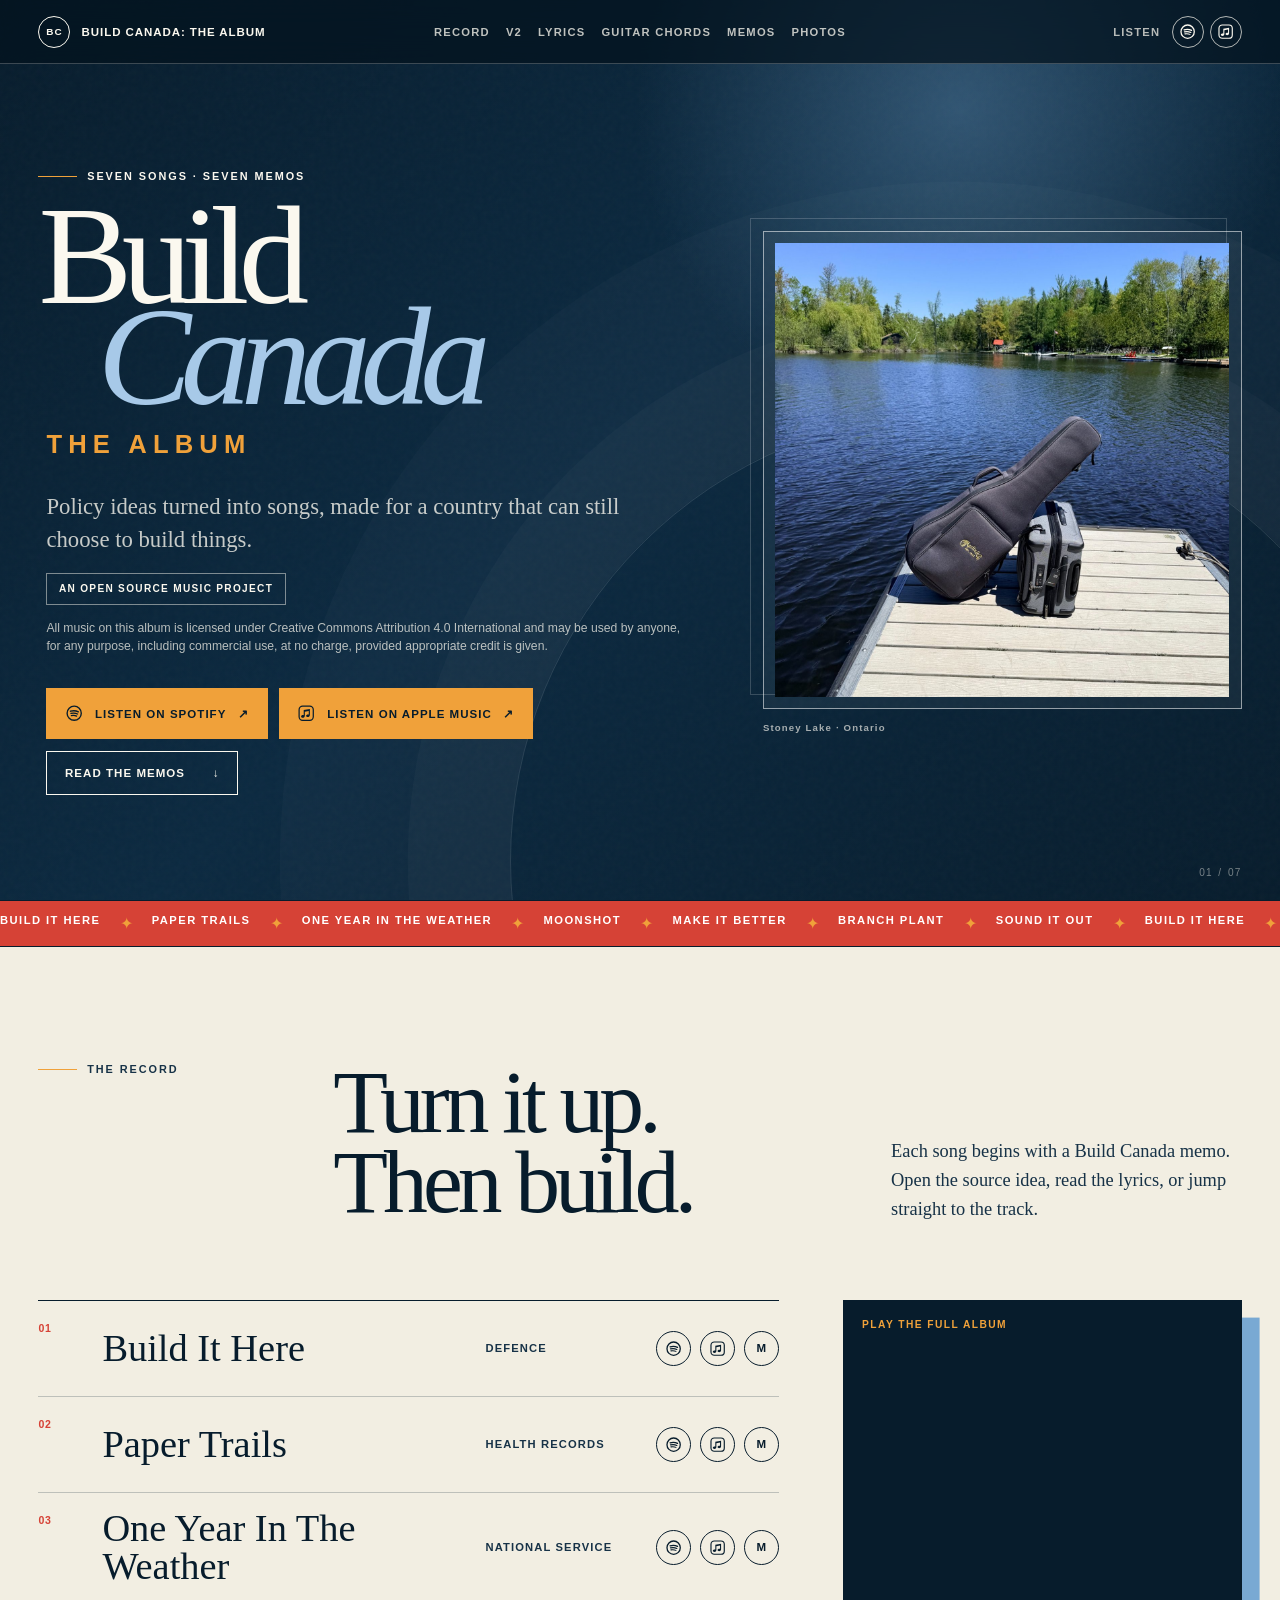
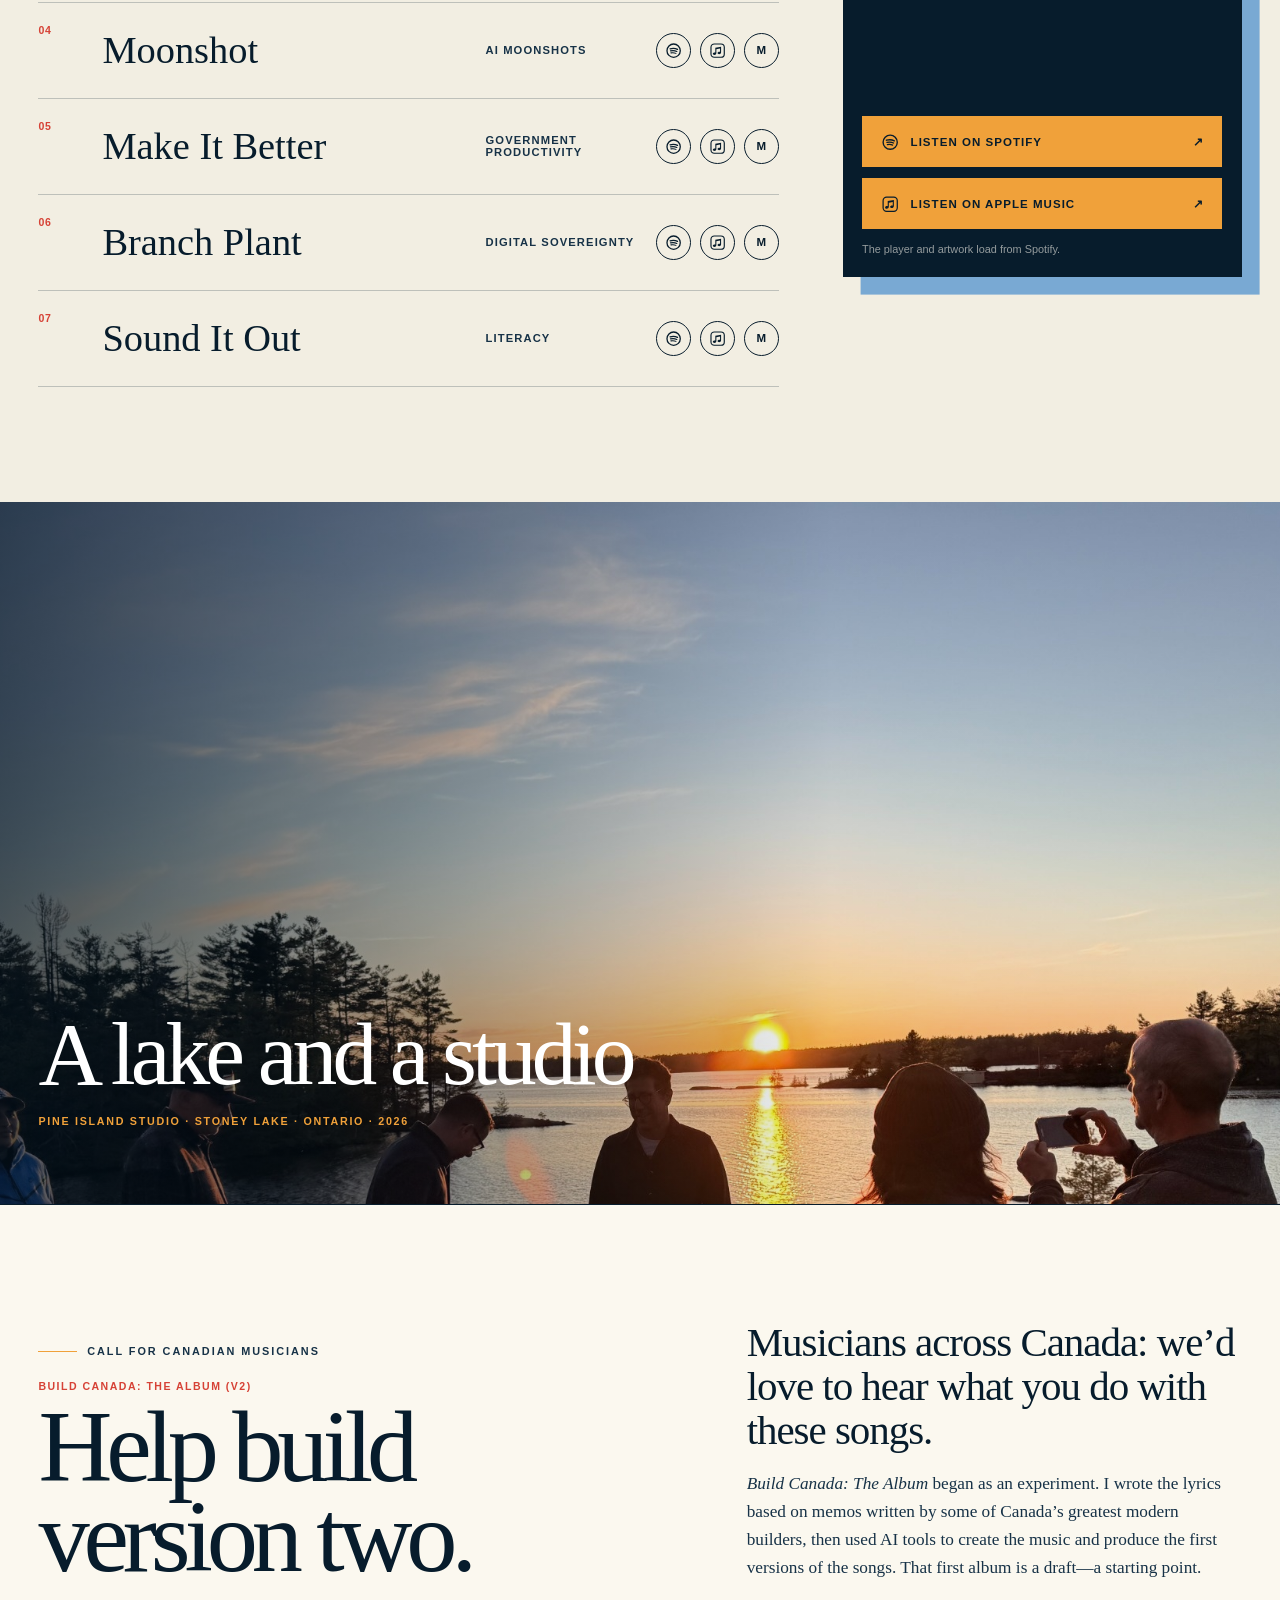
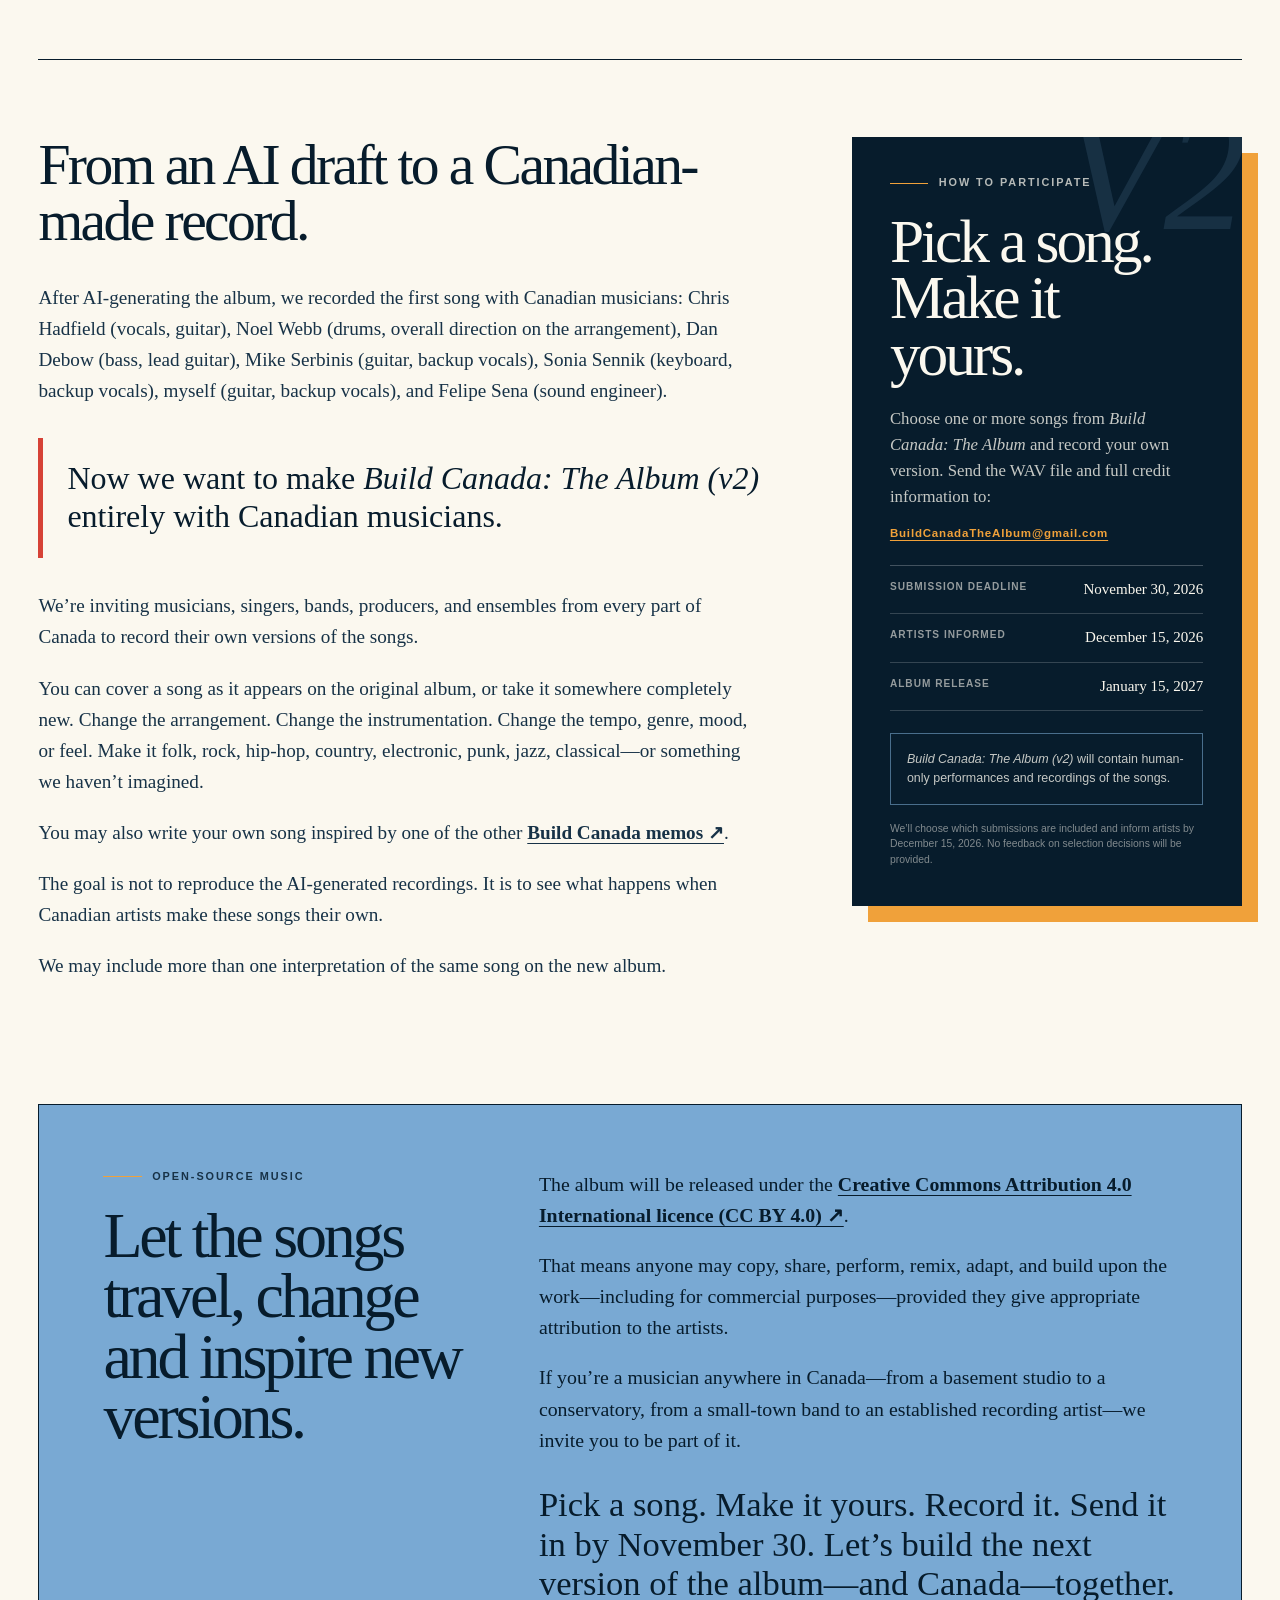
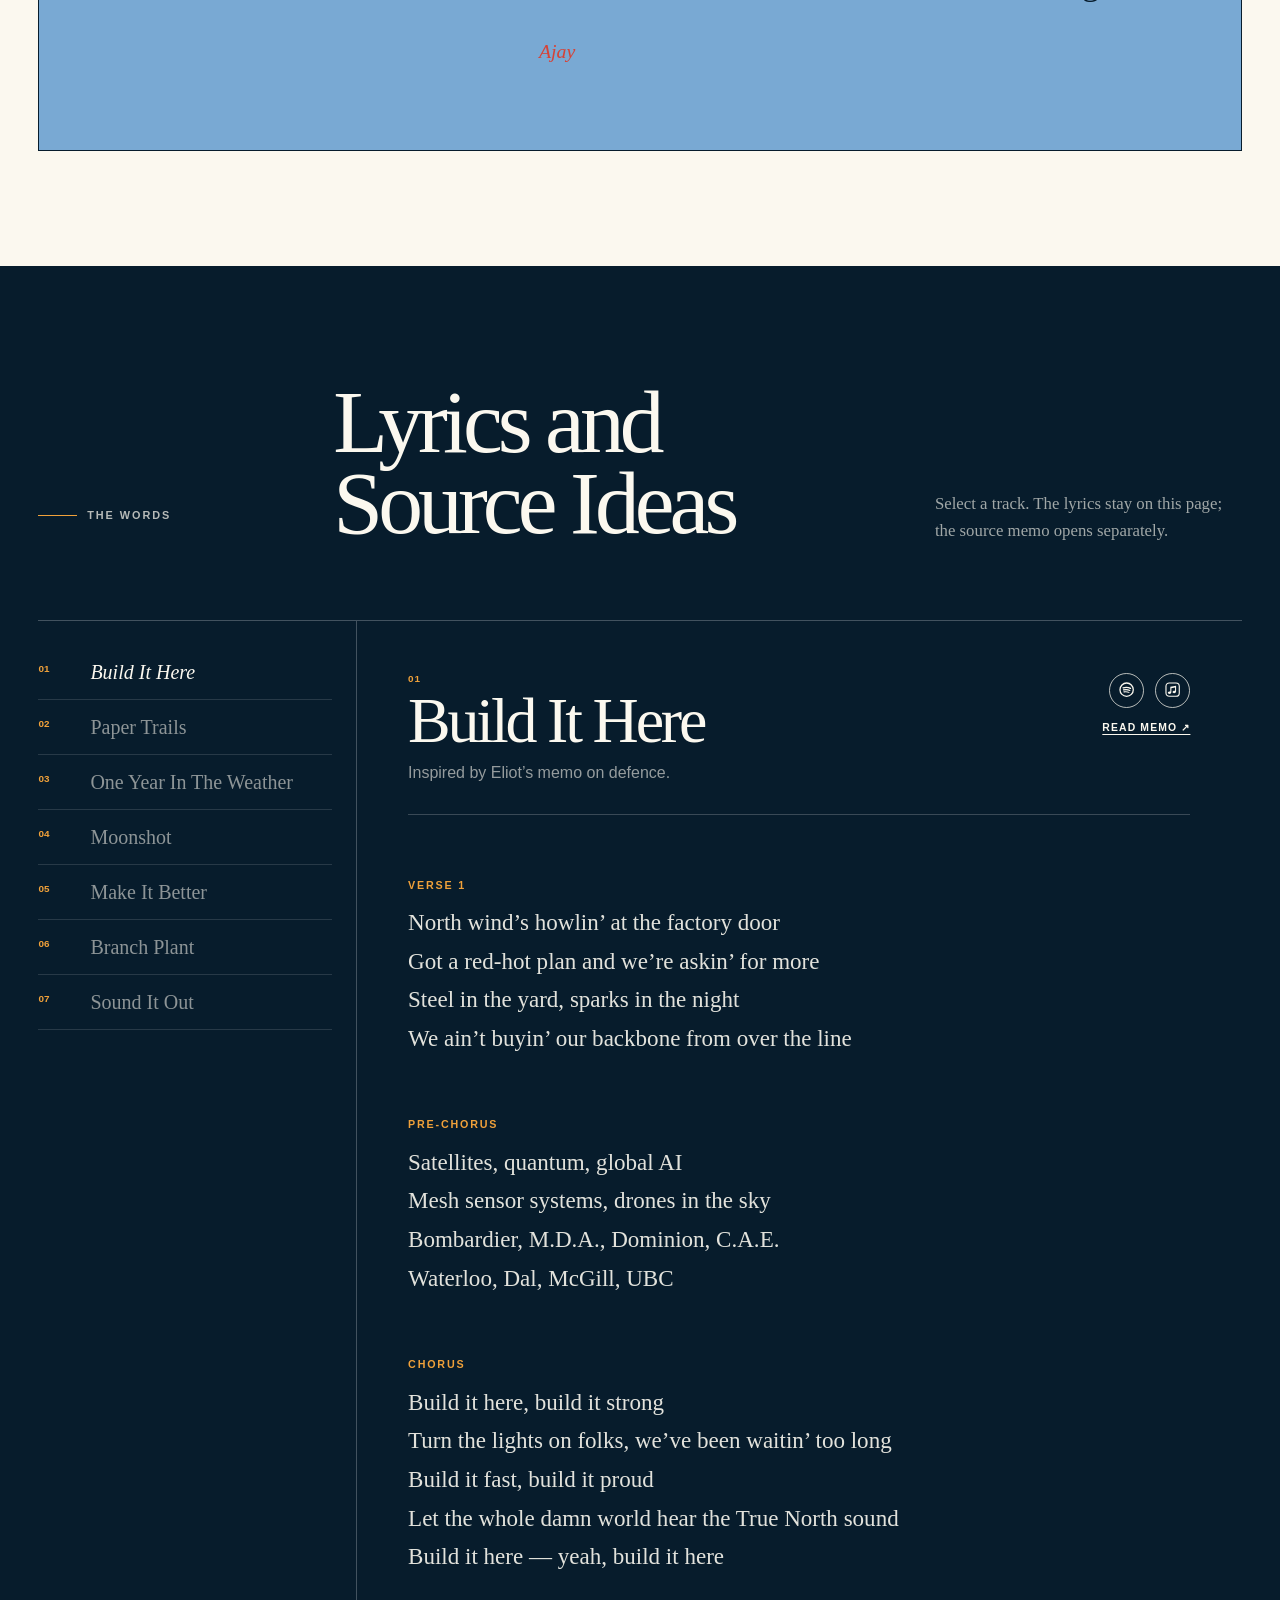
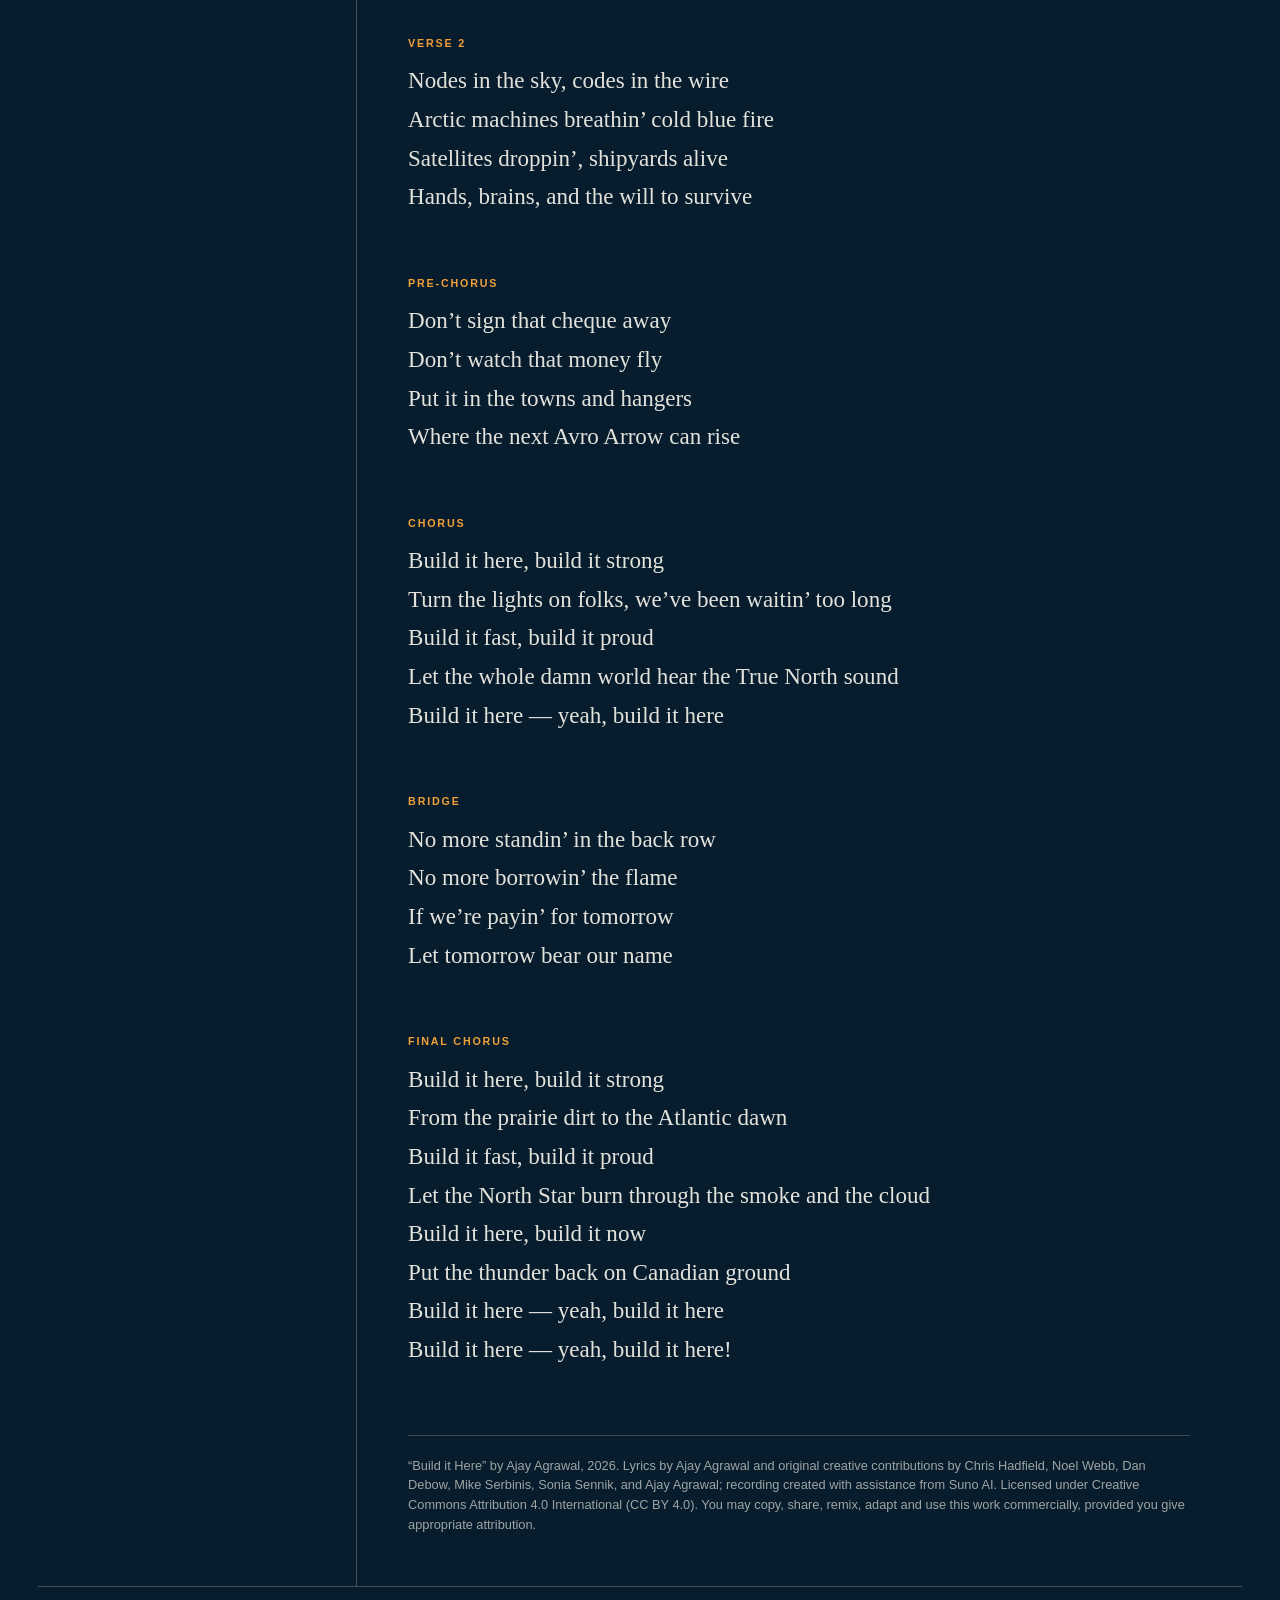
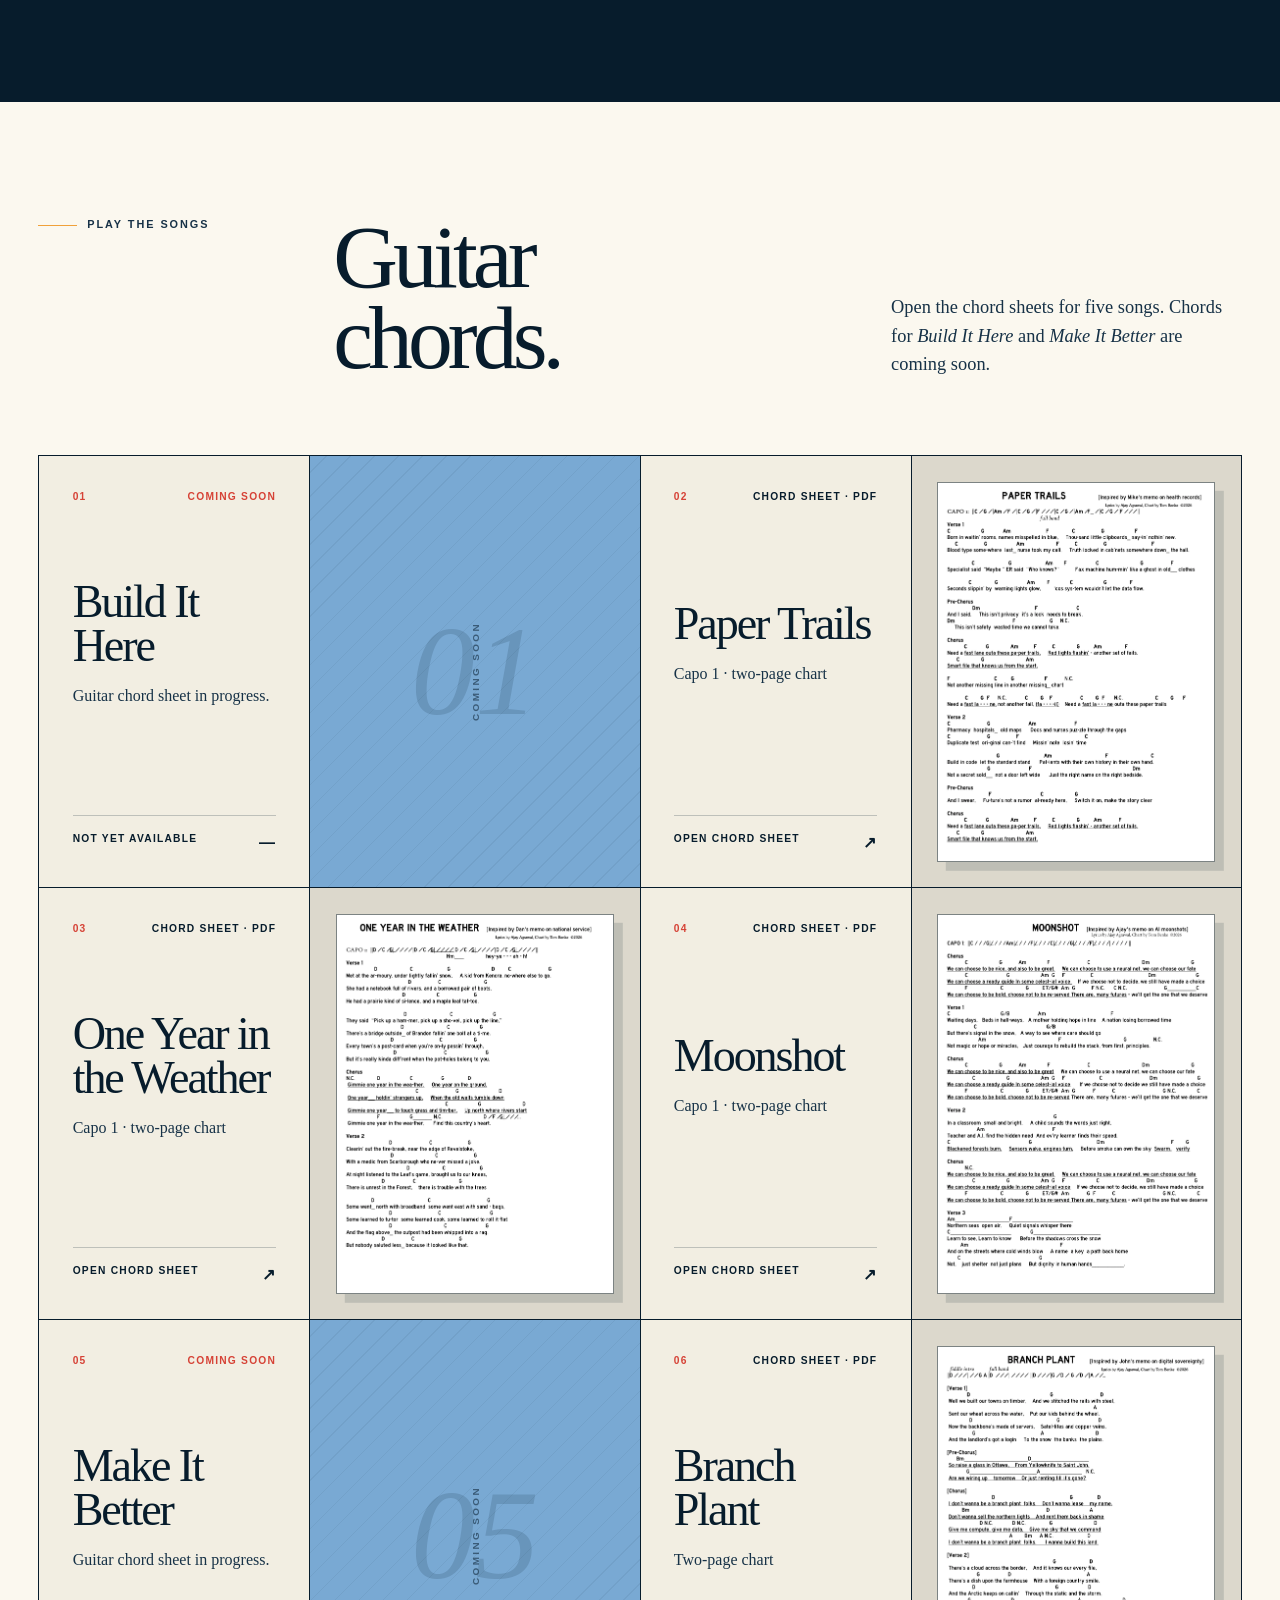
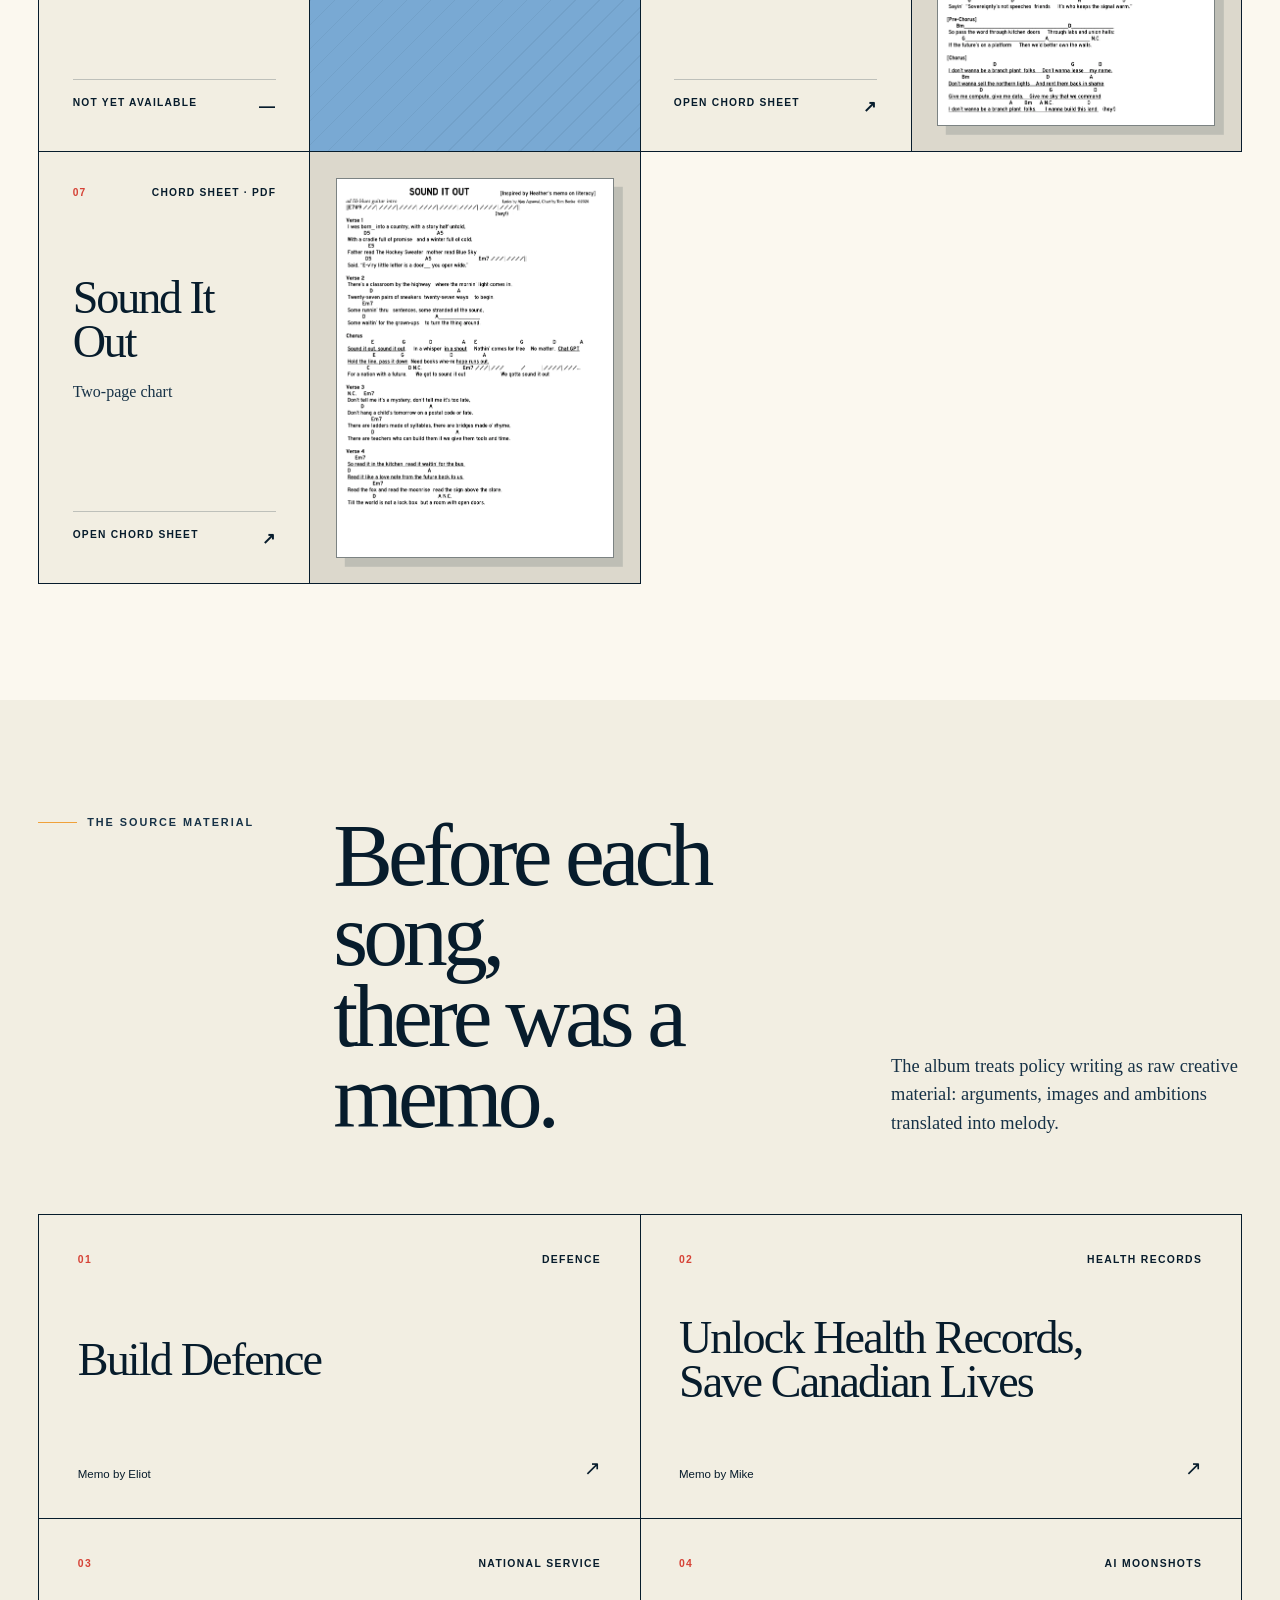
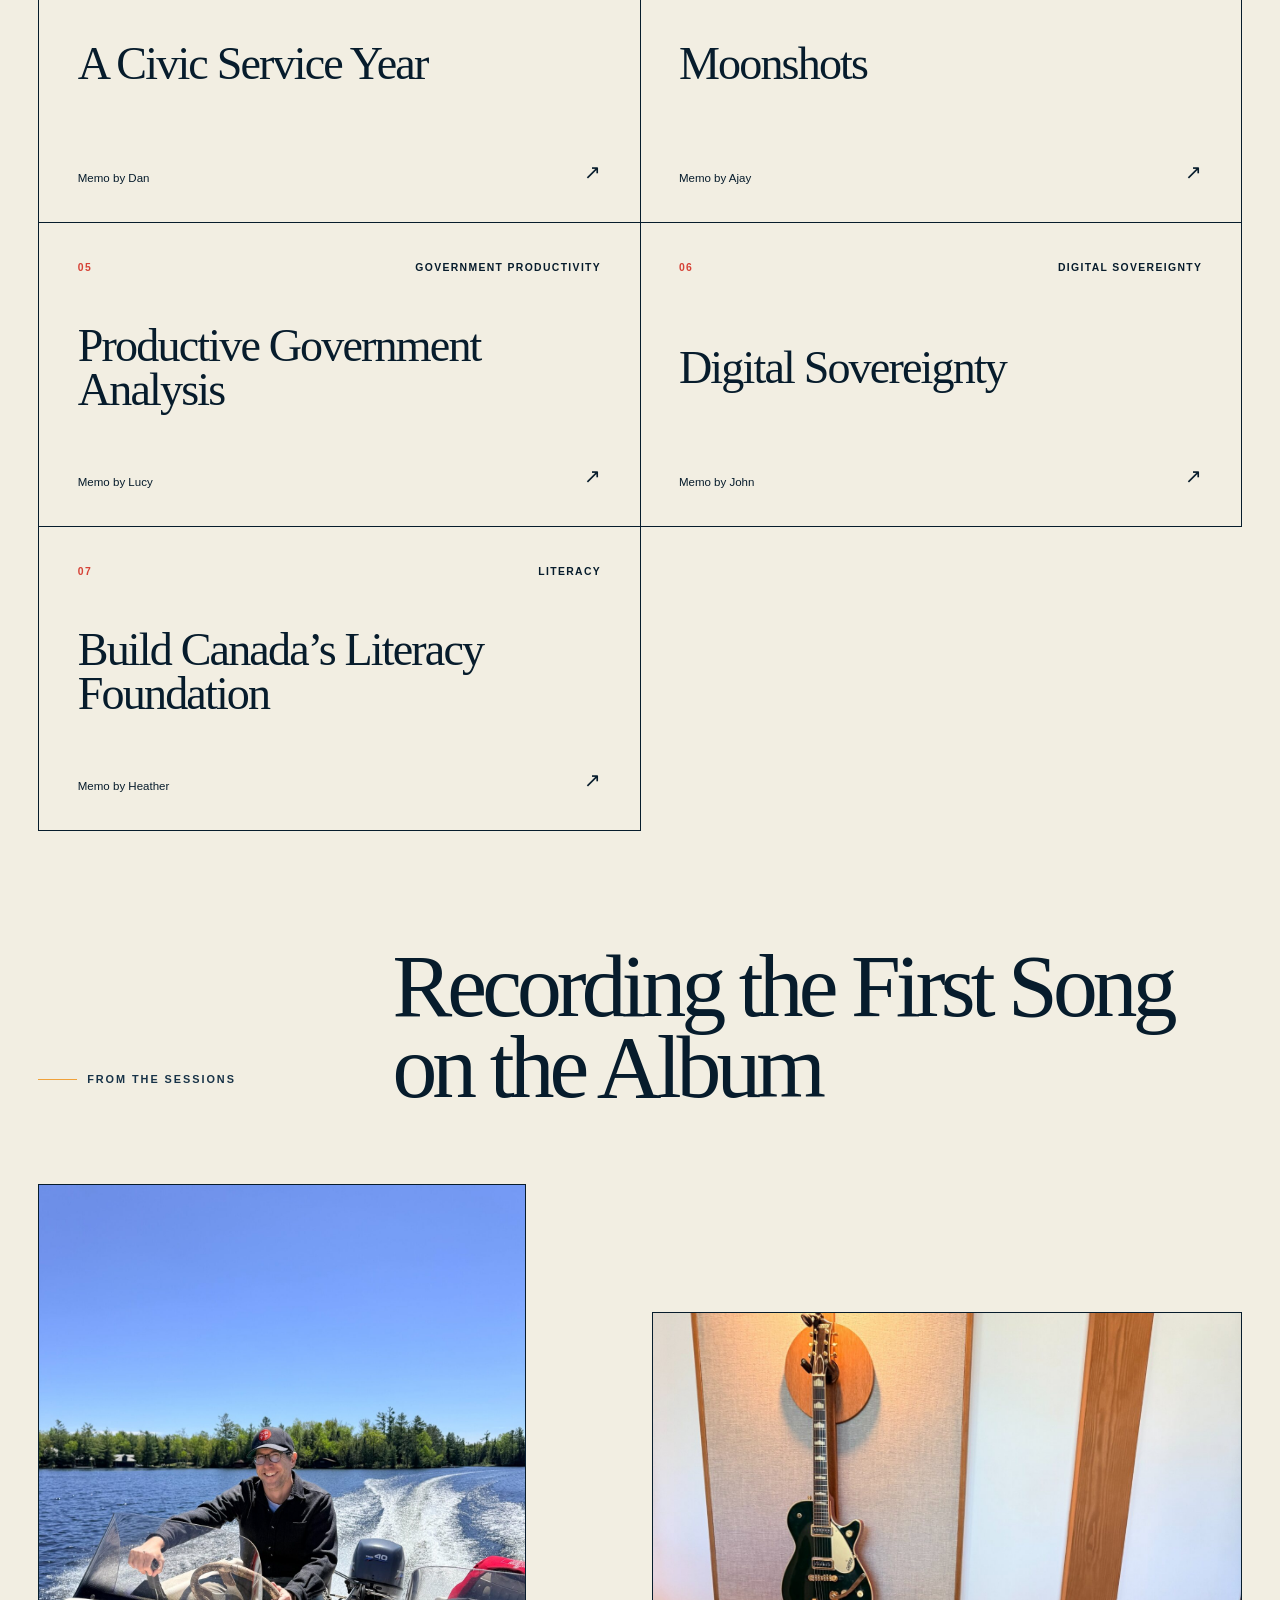
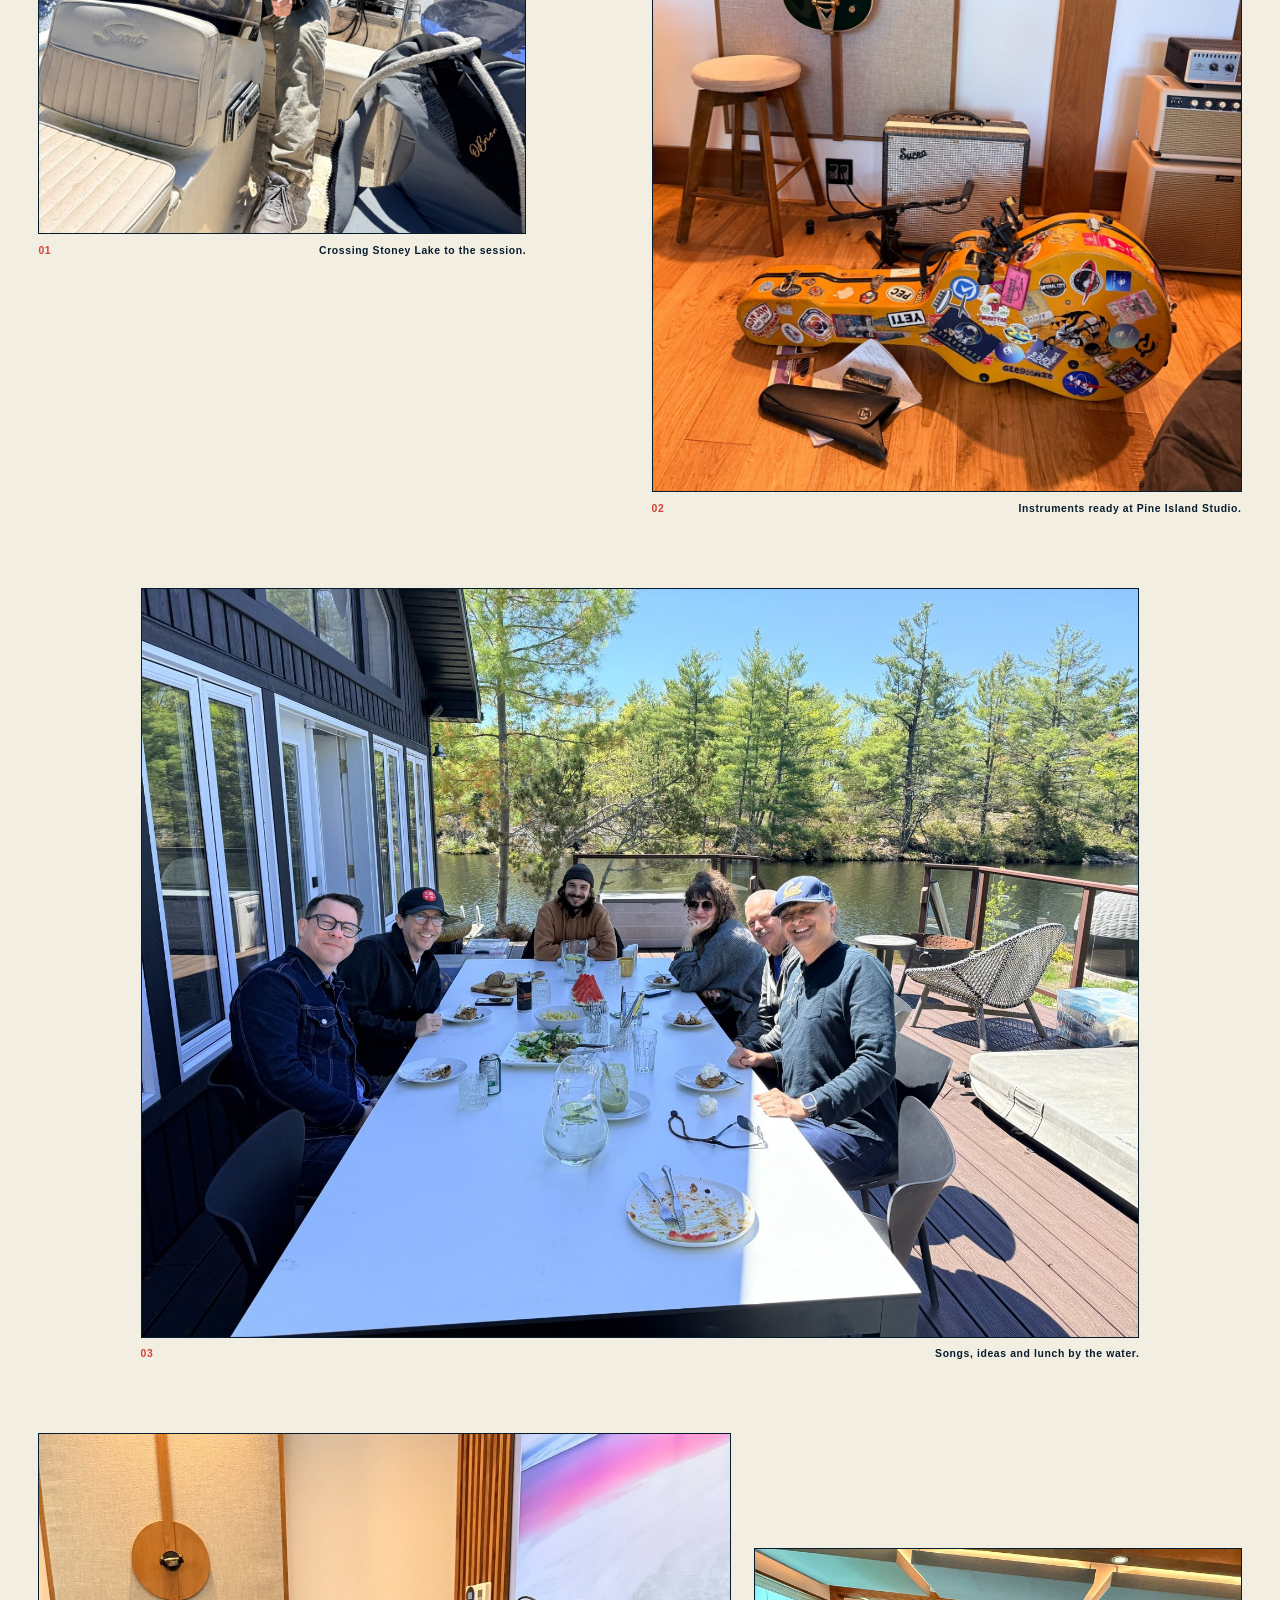
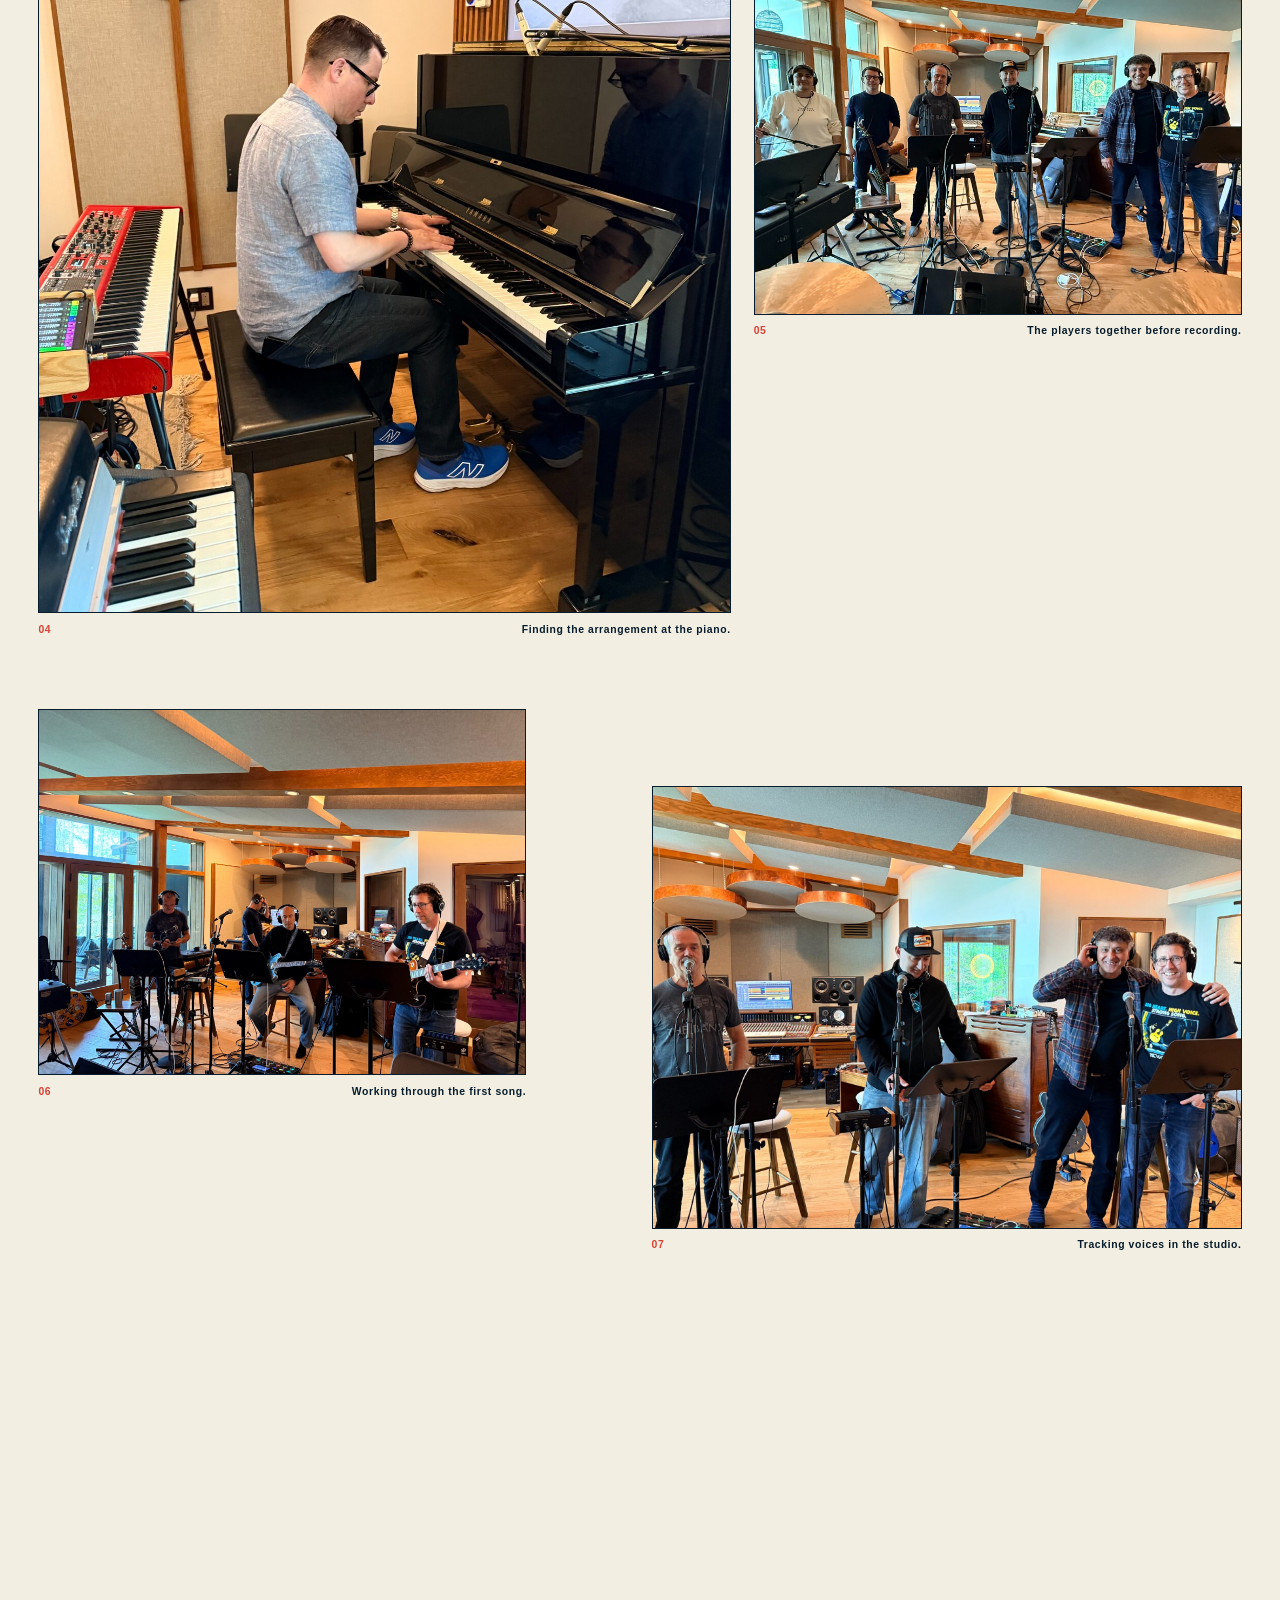
<file: index.html>
<!doctype html>
<html lang="en">
<head>
  <meta charset="utf-8" />
  <meta name="viewport" content="width=device-width, initial-scale=1" />
  <meta name="description" content="Build Canada: The Album by Ajay & Friends — an open-source music project with seven songs inspired by seven Build Canada memos." />
  <meta name="theme-color" content="#071c2c" />
  <meta property="og:title" content="Build Canada: The Album — Ajay & Friends" />
  <meta property="og:description" content="An open-source music project. Seven songs. Seven memos. One country worth building." />
  <meta property="og:type" content="music.album" />
  <meta property="og:image" content="assets/social-preview-v2.jpg" />
  <title>Build Canada: The Album — Ajay & Friends</title>
  <link rel="icon" href="assets/favicon.svg" type="image/svg+xml" />
  <link rel="stylesheet" href="styles.css" />
  <script src="data.js" defer></script>
  <script src="script.js" defer></script>
</head>
<body>
  <a class="skip-link" href="#main">Skip to content</a>

  <header class="site-header" aria-label="Primary navigation">
    <a class="wordmark" href="#top" aria-label="Build Canada: The Album home">
      <span class="wordmark-mark">BC</span>
      <span>Build Canada: The Album</span>
    </a>
    <nav>
      <a href="#record">Record</a>
      <a href="#v2">V2</a>
      <a href="#lyrics">Lyrics</a>
      <a href="#chords">Guitar Chords</a>
      <a href="#memos">Memos</a>
      <a href="#photos">Photos</a>
    </nav>
    <div class="header-streaming" aria-label="Listen to the album">
      <span class="header-listen-label">Listen</span>
      <div class="header-platforms" id="header-platform-links"></div>
    </div>
  </header>

  <main id="main">
    <section class="hero" id="top">
      <div class="hero-noise" aria-hidden="true"></div>
      <div class="hero-copy reveal">
        <p class="eyebrow">Seven songs · Seven memos</p>
        <h1><span>Build</span><span>Canada</span></h1>
        <p class="hero-kicker">The Album</p>
        <p class="hero-deck">Policy ideas turned into songs, made for a country that can still choose to build things.</p>
        <p class="hero-open-source">An Open Source Music Project</p>
        <p class="hero-open-source-note">All music on this album is licensed under Creative Commons Attribution 4.0 International and may be used by anyone, for any purpose, including commercial use, at no charge, provided appropriate credit is given.</p>
        <div class="hero-actions">
          <div class="platform-links platform-links-hero" id="hero-platform-links" aria-label="Listen to the album"></div>
          <a class="button button-ghost" href="#memos">Read the memos <span aria-hidden="true">↓</span></a>
        </div>
      </div>

      <figure class="hero-art reveal" data-delay="1">
        <div class="cover-frame">
          <img src="assets/dock-guitar.jpg" alt="A guitar case and suitcase resting on a dock beside Stoney Lake under a clear blue sky." />
        </div>
        <figcaption>
          <span>Stoney Lake · Ontario</span>
        </figcaption>
      </figure>

      <div class="hero-index" aria-hidden="true">
        <span>01</span><span>/</span><span>07</span>
      </div>
    </section>

    <div class="marquee" aria-hidden="true">
      <div class="marquee-track">
        <span>BUILD IT HERE</span><i>✦</i><span>PAPER TRAILS</span><i>✦</i><span>ONE YEAR IN THE WEATHER</span><i>✦</i><span>MOONSHOT</span><i>✦</i><span>MAKE IT BETTER</span><i>✦</i><span>BRANCH PLANT</span><i>✦</i><span>SOUND IT OUT</span><i>✦</i>
        <span>BUILD IT HERE</span><i>✦</i><span>PAPER TRAILS</span><i>✦</i><span>ONE YEAR IN THE WEATHER</span><i>✦</i><span>MOONSHOT</span><i>✦</i><span>MAKE IT BETTER</span><i>✦</i><span>BRANCH PLANT</span><i>✦</i><span>SOUND IT OUT</span><i>✦</i>
      </div>
    </div>

    <section class="record section" id="record">
      <div class="section-heading reveal">
        <p class="eyebrow dark">The record</p>
        <h2>Turn it up.<br />Then build.</h2>
        <p>Each song begins with a Build Canada memo. Open the source idea, read the lyrics, or jump straight to the track.</p>
      </div>

      <div class="record-layout">
        <div class="tracklist" id="tracklist" aria-label="Album tracklist"></div>
        <aside class="album-player reveal" data-delay="1">
          <p class="player-label">Play the full album</p>
          <iframe
            id="spotify-embed"
            title="Build Canada: The Album on Spotify"
            src=""
            width="100%"
            height="352"
            frameborder="0"
            allowfullscreen=""
            allow="autoplay; clipboard-write; encrypted-media; fullscreen; picture-in-picture"
            loading="lazy"></iframe>
          <div class="platform-links platform-links-player" id="player-platform-links" aria-label="Listen to the full album"></div>
          <p class="player-note">The player and artwork load from Spotify.</p>
        </aside>
      </div>
    </section>

    <section class="photo-break" aria-label="Recording retreat photograph">
      <img src="assets/sunset-session.jpg" alt="A group on a lakeside deck as the sun sets over the water." loading="lazy" />
      <div class="photo-break-copy reveal">
        <p>A lake and a studio</p>
        <span>Pine Island Studio · Stoney Lake · Ontario · 2026</span>
      </div>
    </section>

    <section class="v2-callout" id="v2">
      <div class="v2-inner section">
        <div class="v2-heading reveal">
          <div>
            <p class="eyebrow dark">Call for Canadian musicians</p>
            <p class="v2-label">Build Canada: The Album (v2)</p>
            <h2>Help build<br />version two.</h2>
          </div>
          <div class="v2-heading-copy">
            <p class="v2-intro">Musicians across Canada: we’d love to hear what you do with these songs.</p>
            <p><em>Build Canada: The Album</em> began as an experiment. I wrote the lyrics based on memos written by some of Canada’s greatest modern builders, then used AI tools to create the music and produce the first versions of the songs. That first album is a draft—a starting point.</p>
          </div>
        </div>

        <div class="v2-body">
          <div class="v2-story reveal">
            <h3>From an AI draft to a Canadian-made record.</h3>
            <p>After AI-generating the album, we recorded the first song with Canadian musicians: Chris Hadfield (vocals, guitar), Noel Webb (drums, overall direction on the arrangement), Dan Debow (bass, lead guitar), Mike Serbinis (guitar, backup vocals), Sonia Sennik (keyboard, backup vocals), myself (guitar, backup vocals), and Felipe Sena (sound engineer).</p>
            <p class="v2-emphasis">Now we want to make <em>Build Canada: The Album (v2)</em> entirely with Canadian musicians.</p>
            <p>We’re inviting musicians, singers, bands, producers, and ensembles from every part of Canada to record their own versions of the songs.</p>
            <p>You can cover a song as it appears on the original album, or take it somewhere completely new. Change the arrangement. Change the instrumentation. Change the tempo, genre, mood, or feel. Make it folk, rock, hip-hop, country, electronic, punk, jazz, classical—or something we haven’t imagined.</p>
            <p>You may also write your own song inspired by one of the other <a href="https://www.buildcanada.com/memos" target="_blank" rel="noreferrer">Build Canada memos ↗</a>.</p>
            <p>The goal is not to reproduce the AI-generated recordings. It is to see what happens when Canadian artists make these songs their own.</p>
            <p>We may include more than one interpretation of the same song on the new album.</p>
          </div>

          <aside class="v2-participate reveal" data-delay="1">
            <p class="v2-number" aria-hidden="true">V2</p>
            <p class="eyebrow light">How to participate</p>
            <h3>Pick a song.<br />Make it yours.</h3>
            <p>Choose one or more songs from <em>Build Canada: The Album</em> and record your own version. Send the WAV file and full credit information to:</p>
            <a class="v2-email" href="mailto:BuildCanadaTheAlbum@gmail.com?subject=Build%20Canada%3A%20The%20Album%20(v2)%20submission">BuildCanadaTheAlbum@gmail.com</a>

            <dl class="v2-dates">
              <div>
                <dt>Submission deadline</dt>
                <dd>November 30, 2026</dd>
              </div>
              <div>
                <dt>Artists informed</dt>
                <dd>December 15, 2026</dd>
              </div>
              <div>
                <dt>Album release</dt>
                <dd>January 15, 2027</dd>
              </div>
            </dl>

            <p class="v2-human-only"><em>Build Canada: The Album (v2)</em> will contain human-only performances and recordings of the songs.</p>
            <p class="v2-fine-print">We’ll choose which submissions are included and inform artists by December 15, 2026. No feedback on selection decisions will be provided.</p>
          </aside>
        </div>

        <div class="v2-open-source reveal">
          <div class="v2-open-source-title">
            <p class="eyebrow dark">Open-source music</p>
            <h3>Let the songs travel, change and inspire new versions.</h3>
          </div>
          <div class="v2-open-source-copy">
            <p>The album will be released under the <a href="https://creativecommons.org/licenses/by/4.0/" target="_blank" rel="noreferrer">Creative Commons Attribution 4.0 International licence (CC BY 4.0) ↗</a>.</p>
            <p>That means anyone may copy, share, perform, remix, adapt, and build upon the work—including for commercial purposes—provided they give appropriate attribution to the artists.</p>
            <p>If you’re a musician anywhere in Canada—from a basement studio to a conservatory, from a small-town band to an established recording artist—we invite you to be part of it.</p>
            <p class="v2-final-line">Pick a song. Make it yours. Record it. Send it in by November 30. Let’s build the next version of the album—and Canada—together.</p>
            <p class="v2-signoff">Ajay</p>
          </div>
        </div>
      </div>
    </section>

    <section class="lyrics section" id="lyrics">
      <div class="lyrics-intro reveal">
        <p class="eyebrow light">The words</p>
        <h2>Lyrics and<br />Source Ideas</h2>
        <p>Select a track. The lyrics stay on this page; the source memo opens separately.</p>
      </div>

      <div class="lyrics-shell reveal" data-delay="1">
        <div class="lyrics-nav" id="lyrics-nav" role="tablist" aria-label="Choose a song"></div>
        <article class="lyrics-panel" aria-live="polite">
          <div class="lyrics-meta">
            <div>
              <span id="lyrics-number">01</span>
              <h3 id="lyrics-title">Build It Here</h3>
              <p id="lyrics-topic">Inspired by a memo on defence.</p>
            </div>
            <div class="lyrics-links">
              <div class="platform-links platform-links-lyrics" id="lyrics-platform-links" aria-label="Listen to the album"></div>
              <a id="lyrics-memo" href="#" target="_blank" rel="noreferrer">Read memo ↗</a>
            </div>
          </div>
          <div class="lyrics-text" id="lyrics-text"></div>
          <p class="lyrics-license" id="lyrics-license"></p>
        </article>
      </div>
    </section>


    <section class="chords section" id="chords">
      <div class="section-heading reveal">
        <p class="eyebrow dark">Play the songs</p>
        <h2>Guitar<br />chords.</h2>
        <p>Open the chord sheets for five songs. Chords for <em>Build It Here</em> and <em>Make It Better</em> are coming soon.</p>
      </div>

      <div class="chord-grid" aria-label="Guitar chord sheets">
        <article class="chord-card chord-card-coming reveal">
          <div class="chord-card-copy">
            <div class="chord-card-top"><span>01</span><span>Coming soon</span></div>
            <h3>Build It Here</h3>
            <p>Guitar chord sheet in progress.</p>
            <div class="chord-card-bottom"><span>Not yet available</span><span aria-hidden="true">—</span></div>
          </div>
          <div class="chord-sheet-placeholder" aria-hidden="true"><span>01</span></div>
        </article>

        <a class="chord-card reveal" href="assets/chords/paper-trails.pdf" target="_blank" rel="noreferrer" aria-label="Open the Paper Trails guitar chord sheet PDF">
          <div class="chord-card-copy">
            <div class="chord-card-top"><span>02</span><span>Chord sheet · PDF</span></div>
            <h3>Paper Trails</h3>
            <p>Capo 1 · two-page chart</p>
            <div class="chord-card-bottom"><span>Open chord sheet</span><span aria-hidden="true">↗</span></div>
          </div>
          <div class="chord-sheet-preview">
            <img src="assets/chords/paper-trails-page-1.webp" alt="First-page preview of the Paper Trails guitar chord sheet." loading="lazy" />
          </div>
        </a>

        <a class="chord-card reveal" href="assets/chords/one-year-in-the-weather.pdf" target="_blank" rel="noreferrer" aria-label="Open the One Year in the Weather guitar chord sheet PDF">
          <div class="chord-card-copy">
            <div class="chord-card-top"><span>03</span><span>Chord sheet · PDF</span></div>
            <h3>One Year in the Weather</h3>
            <p>Capo 1 · two-page chart</p>
            <div class="chord-card-bottom"><span>Open chord sheet</span><span aria-hidden="true">↗</span></div>
          </div>
          <div class="chord-sheet-preview">
            <img src="assets/chords/one-year-in-the-weather-page-1.webp" alt="First-page preview of the One Year in the Weather guitar chord sheet." loading="lazy" />
          </div>
        </a>

        <a class="chord-card reveal" href="assets/chords/moonshot.pdf" target="_blank" rel="noreferrer" aria-label="Open the Moonshot guitar chord sheet PDF">
          <div class="chord-card-copy">
            <div class="chord-card-top"><span>04</span><span>Chord sheet · PDF</span></div>
            <h3>Moonshot</h3>
            <p>Capo 1 · two-page chart</p>
            <div class="chord-card-bottom"><span>Open chord sheet</span><span aria-hidden="true">↗</span></div>
          </div>
          <div class="chord-sheet-preview">
            <img src="assets/chords/moonshot-page-1.webp" alt="First-page preview of the Moonshot guitar chord sheet." loading="lazy" />
          </div>
        </a>

        <article class="chord-card chord-card-coming reveal">
          <div class="chord-card-copy">
            <div class="chord-card-top"><span>05</span><span>Coming soon</span></div>
            <h3>Make It Better</h3>
            <p>Guitar chord sheet in progress.</p>
            <div class="chord-card-bottom"><span>Not yet available</span><span aria-hidden="true">—</span></div>
          </div>
          <div class="chord-sheet-placeholder" aria-hidden="true"><span>05</span></div>
        </article>

        <a class="chord-card reveal" href="assets/chords/branch-plant.pdf" target="_blank" rel="noreferrer" aria-label="Open the Branch Plant guitar chord sheet PDF">
          <div class="chord-card-copy">
            <div class="chord-card-top"><span>06</span><span>Chord sheet · PDF</span></div>
            <h3>Branch Plant</h3>
            <p>Two-page chart</p>
            <div class="chord-card-bottom"><span>Open chord sheet</span><span aria-hidden="true">↗</span></div>
          </div>
          <div class="chord-sheet-preview">
            <img src="assets/chords/branch-plant-page-1.webp" alt="First-page preview of the Branch Plant guitar chord sheet." loading="lazy" />
          </div>
        </a>

        <a class="chord-card reveal" href="assets/chords/sound-it-out.pdf" target="_blank" rel="noreferrer" aria-label="Open the Sound It Out guitar chord sheet PDF">
          <div class="chord-card-copy">
            <div class="chord-card-top"><span>07</span><span>Chord sheet · PDF</span></div>
            <h3>Sound It Out</h3>
            <p>Two-page chart</p>
            <div class="chord-card-bottom"><span>Open chord sheet</span><span aria-hidden="true">↗</span></div>
          </div>
          <div class="chord-sheet-preview">
            <img src="assets/chords/sound-it-out-page-1.webp" alt="First-page preview of the Sound It Out guitar chord sheet." loading="lazy" />
          </div>
        </a>
      </div>
    </section>

    <section class="memos section" id="memos">
      <div class="section-heading reveal">
        <p class="eyebrow dark">The source material</p>
        <h2>Before each song,<br />there was a memo.</h2>
        <p>The album treats policy writing as raw creative material: arguments, images and ambitions translated into melody.</p>
      </div>
      <div class="memo-grid" id="memo-grid"></div>
    </section>

    <section class="photos section" id="photos">
      <div class="photos-heading reveal">
        <p class="eyebrow dark">From the sessions</p>
        <h2>Recording the First Song<br />on the Album</h2>
      </div>
      <div class="gallery" id="gallery"></div>
    </section>

    <section class="closing">
      <div class="closing-image" aria-hidden="true"></div>
      <div class="closing-copy reveal">
        <h2>Listen and<br />Build</h2>
        <div class="platform-links" id="platform-links" aria-label="Listen to the album"></div>
      </div>
    </section>
  </main>

  <footer>
    <p>Build Canada: The Album · Ajay &amp; Friends</p>
    <p>Seven songs inspired by seven memos.</p>
    <a href="#top">Back to top ↑</a>
  </footer>
</body>
</html>
</file>
<file: styles.css>
:root {
  --ink: #071c2c;
  --ink-soft: #173247;
  --paper: #f2eee2;
  --paper-bright: #fbf8ef;
  --lake: #79a9d3;
  --sky: #a7c9e8;
  --sun: #f0a13a;
  --signal: #d64236;
  --forest: #3f5d4a;
  --line: rgba(7, 28, 44, 0.22);
  --max: 1440px;
  --gutter: clamp(1.1rem, 3vw, 3rem);
  --serif: Georgia, 'Times New Roman', serif;
  --sans: Arial, Helvetica, sans-serif;
}

* { box-sizing: border-box; }
html { scroll-behavior: smooth; }
body {
  margin: 0;
  background: var(--paper);
  color: var(--ink);
  font-family: var(--sans);
  -webkit-font-smoothing: antialiased;
  overflow-x: hidden;
}
img { display: block; width: 100%; }
a { color: inherit; }
button, a { -webkit-tap-highlight-color: transparent; }
::selection { background: var(--sun); color: var(--ink); }

.skip-link {
  position: fixed;
  left: 1rem;
  top: -5rem;
  z-index: 1000;
  background: var(--paper-bright);
  color: var(--ink);
  padding: 0.8rem 1rem;
  border: 2px solid var(--ink);
  text-decoration: none;
}
.skip-link:focus { top: 1rem; }

.site-header {
  position: fixed;
  inset: 0 0 auto 0;
  z-index: 100;
  display: grid;
  grid-template-columns: 1fr auto 1fr;
  align-items: center;
  gap: 1.25rem;
  min-height: 64px;
  padding: 0.65rem var(--gutter);
  color: var(--paper-bright);
  border-bottom: 1px solid rgba(255,255,255,0.22);
  background: rgba(4, 18, 30, 0.72);
  backdrop-filter: blur(14px);
}
.wordmark {
  display: inline-flex;
  align-items: center;
  gap: 0.7rem;
  width: fit-content;
  text-decoration: none;
  font-size: 0.72rem;
  font-weight: 700;
  letter-spacing: 0.08em;
  text-transform: uppercase;
}
.wordmark-mark {
  display: grid;
  place-items: center;
  width: 2rem;
  height: 2rem;
  border: 1px solid currentColor;
  border-radius: 50%;
  font-size: 0.62rem;
}
.site-header nav { display: flex; gap: 1rem; }
.site-header nav a,
.header-listen-label {
  font-size: 0.7rem;
  font-weight: 700;
  letter-spacing: 0.11em;
  text-transform: uppercase;
  text-decoration: none;
}
.site-header nav a { opacity: 0.76; white-space: nowrap; }
.site-header nav a:hover,
.site-header nav a:focus-visible { opacity: 1; }
.header-streaming {
  justify-self: end;
  display: flex;
  align-items: center;
  gap: 0.7rem;
}
.header-listen-label { color: rgba(251,248,239,0.72); }
.header-platforms { display: flex; gap: 0.38rem; }
.header-platforms .icon-link {
  width: 2rem;
  height: 2rem;
  border-color: rgba(251,248,239,0.7);
}
.header-platforms .icon-link:hover,
.header-platforms .icon-link:focus-visible { background: var(--paper-bright); color: var(--ink); }

.hero {
  position: relative;
  isolation: isolate;
  min-height: 100svh;
  display: grid;
  grid-template-columns: minmax(0, 1.15fr) minmax(300px, 0.85fr);
  align-items: center;
  gap: clamp(2rem, 6vw, 7rem);
  padding: clamp(7rem, 12vw, 10rem) var(--gutter) clamp(4rem, 7vw, 6rem);
  color: var(--paper-bright);
  background:
    radial-gradient(circle at 75% 12%, rgba(121,169,211,0.34), transparent 26%),
    linear-gradient(135deg, #071c2c 0%, #0b2940 48%, #071c2c 100%);
  overflow: hidden;
}
.hero::after {
  content: '';
  position: absolute;
  inset: auto -10vw -32vw auto;
  z-index: -1;
  width: 70vw;
  height: 70vw;
  border: 1px solid rgba(255,255,255,0.12);
  border-radius: 50%;
  box-shadow: 0 0 0 8vw rgba(255,255,255,0.025), 0 0 0 18vw rgba(255,255,255,0.02);
}
.hero-noise {
  position: absolute;
  inset: 0;
  z-index: -1;
  opacity: 0.25;
  background-image: url("data:image/svg+xml,%3Csvg viewBox='0 0 180 180' xmlns='http://www.w3.org/2000/svg'%3E%3Cfilter id='n'%3E%3CfeTurbulence type='fractalNoise' baseFrequency='.9' numOctaves='3' stitchTiles='stitch'/%3E%3C/filter%3E%3Crect width='100%25' height='100%25' filter='url(%23n)' opacity='.12'/%3E%3C/svg%3E");
  pointer-events: none;
}
.hero-copy { max-width: 850px; }
.eyebrow {
  margin: 0 0 1.3rem;
  font-size: 0.68rem;
  font-weight: 800;
  letter-spacing: 0.18em;
  line-height: 1.4;
  text-transform: uppercase;
}
.eyebrow::before {
  content: '';
  display: inline-block;
  width: 2.4rem;
  height: 1px;
  margin-right: 0.65rem;
  vertical-align: middle;
  background: var(--sun);
}
.eyebrow.dark { color: var(--ink-soft); }
.eyebrow.light { color: rgba(251,248,239,0.72); }
.hero h1 {
  margin: 0;
  font-family: var(--serif);
  font-size: clamp(5rem, 11vw, 10.8rem);
  font-weight: 400;
  line-height: 0.72;
  letter-spacing: -0.075em;
}
.hero h1 span { display: block; }
.hero h1 span:last-child { margin-left: 0.42em; font-style: italic; color: var(--sky); }
.hero-kicker {
  margin: 1.4rem 0 0 0.5rem;
  font-size: clamp(1.1rem, 2vw, 1.65rem);
  font-weight: 800;
  letter-spacing: 0.24em;
  text-transform: uppercase;
  color: var(--sun);
}
.hero-deck {
  max-width: 36rem;
  margin: 2rem 0 0 0.5rem;
  font-family: var(--serif);
  font-size: clamp(1.05rem, 1.8vw, 1.42rem);
  line-height: 1.45;
  color: rgba(251,248,239,0.78);
}
.hero-open-source {
  width: fit-content;
  margin: 1.05rem 0 0 0.5rem;
  padding: 0.5rem 0.72rem;
  border: 1px solid rgba(251,248,239,0.48);
  font-size: 0.63rem;
  font-weight: 800;
  letter-spacing: 0.13em;
  line-height: 1.35;
  text-transform: uppercase;
  color: var(--paper-bright);
}
.hero-open-source-note {
  max-width: 42rem;
  margin: 0.85rem 0 0 0.5rem;
  font-size: 0.76rem;
  line-height: 1.55;
  color: rgba(251,248,239,0.72);
}
.hero-actions { display: flex; flex-wrap: wrap; gap: 0.75rem; margin: 2rem 0 0 0.5rem; }
.button {
  display: inline-flex;
  justify-content: space-between;
  align-items: center;
  gap: 1.4rem;
  min-width: 12rem;
  padding: 0.95rem 1.1rem;
  border: 1px solid currentColor;
  text-decoration: none;
  font-size: 0.72rem;
  font-weight: 800;
  letter-spacing: 0.09em;
  text-transform: uppercase;
  transition: transform 180ms ease, background 180ms ease, color 180ms ease;
}
.button:hover { transform: translateY(-2px); }
.button-primary { background: var(--sun); color: var(--ink); border-color: var(--sun); }
.button-primary:hover { background: var(--paper-bright); border-color: var(--paper-bright); }
.button-ghost { background: transparent; color: var(--paper-bright); }
.button-ghost:hover { background: var(--paper-bright); color: var(--ink); }
.platform-icon {
  display: block;
  flex: 0 0 auto;
  width: 1.15rem;
  height: 1.15rem;
}
.platform-button {
  min-width: 11.5rem;
  justify-content: flex-start;
  gap: 0.72rem;
}
.platform-button .platform-name { flex: 1; text-align: left; }
.platform-button .external-arrow { margin-left: auto; }
.platform-links { display: flex; flex-wrap: wrap; gap: 0.7rem; }
.platform-links-hero { justify-content: flex-start; }

.hero-art { width: min(100%, 580px); justify-self: end; margin: 0; }
.cover-frame { position: relative; border: 1px solid rgba(255,255,255,0.54); padding: 0.7rem; background: rgba(255,255,255,0.05); }
.cover-frame::before {
  content: '';
  position: absolute;
  inset: -0.85rem 0.85rem 0.85rem -0.85rem;
  z-index: -1;
  border: 1px solid rgba(255,255,255,0.18);
}
.cover-frame img { aspect-ratio: 1; object-fit: cover; }
.hero-art figcaption { display: flex; justify-content: space-between; margin-top: 0.8rem; font-size: 0.6rem; font-weight: 800; letter-spacing: 0.12em; color: rgba(251,248,239,0.65); }
.hero-index { position: absolute; right: var(--gutter); bottom: 1.4rem; display: flex; gap: 0.35rem; font-size: 0.63rem; letter-spacing: 0.12em; color: rgba(251,248,239,0.45); }

.marquee { overflow: hidden; background: var(--signal); color: white; border-top: 1px solid var(--ink); border-bottom: 1px solid var(--ink); }
.marquee-track { display: flex; width: max-content; gap: 1.2rem; padding: 0.8rem 0; animation: marquee 36s linear infinite; }
.marquee span { font-size: 0.7rem; font-weight: 900; letter-spacing: 0.13em; }
.marquee i { font-style: normal; color: var(--sun); }
@keyframes marquee { to { transform: translateX(-50%); } }

.section { max-width: var(--max); margin: 0 auto; padding: clamp(5rem, 9vw, 9rem) var(--gutter); }
.section-heading { display: grid; grid-template-columns: 0.6fr 1.2fr 0.8fr; gap: 2rem; align-items: end; margin-bottom: clamp(3rem, 6vw, 5.5rem); }
.section-heading .eyebrow { align-self: start; }
.section-heading h2,
.photos-heading h2,
.lyrics-intro h2,
.closing h2 {
  margin: 0;
  font-family: var(--serif);
  font-size: clamp(3.4rem, 7vw, 7.4rem);
  font-weight: 400;
  line-height: 0.9;
  letter-spacing: -0.055em;
}
.section-heading > p:last-child { max-width: 31rem; margin: 0; font-family: var(--serif); font-size: 1.15rem; line-height: 1.55; color: var(--ink-soft); }

.record-layout { display: grid; grid-template-columns: minmax(0, 1.3fr) minmax(290px, 0.7fr); gap: clamp(2rem, 5vw, 5rem); align-items: start; }
.tracklist { border-top: 1px solid var(--ink); }
.track-row {
  display: grid;
  grid-template-columns: 3rem minmax(0, 1fr) minmax(120px, 0.42fr) auto;
  gap: 1rem;
  align-items: center;
  min-height: 6rem;
  padding: 1rem 0;
  border-bottom: 1px solid var(--line);
}
.track-number { align-self: start; padding-top: 0.35rem; font-size: 0.66rem; font-weight: 800; letter-spacing: 0.08em; color: var(--signal); }
.track-title-button {
  all: unset;
  cursor: pointer;
  font-family: var(--serif);
  font-size: clamp(1.7rem, 3vw, 2.8rem);
  line-height: 1;
}
.track-title-button:hover,
.track-title-button:focus-visible { color: var(--signal); }
.track-topic { font-size: 0.7rem; font-weight: 800; letter-spacing: 0.1em; text-transform: uppercase; color: var(--ink-soft); }
.track-actions { display: flex; gap: 0.55rem; }
.icon-link {
  display: grid;
  place-items: center;
  width: 2.2rem;
  height: 2.2rem;
  border: 1px solid var(--ink);
  border-radius: 50%;
  text-decoration: none;
  font-size: 0.72rem;
  font-weight: 900;
  transition: background 160ms ease, color 160ms ease, transform 160ms ease;
}
.icon-link:hover { background: var(--ink); color: var(--paper-bright); transform: translateY(-2px); }
.platform-icon-link { color: inherit; }
.platform-icon-link .platform-icon { width: 1.08rem; height: 1.08rem; }
.album-player { position: sticky; top: 6rem; padding: 1.2rem; background: var(--ink); color: var(--paper-bright); box-shadow: 1.1rem 1.1rem 0 var(--lake); }
.player-label { margin: 0 0 0.9rem; font-size: 0.64rem; font-weight: 800; letter-spacing: 0.14em; text-transform: uppercase; color: var(--sun); }
.player-note { margin: 0.8rem 0 0; font-size: 0.68rem; line-height: 1.45; color: rgba(251,248,239,0.58); }
.platform-links-player { margin-top: 1rem; }
.platform-links-player .platform-button { width: 100%; min-width: 0; }

.photo-break { position: relative; min-height: min(78svh, 900px); overflow: hidden; background: var(--ink); }
.photo-break::after { content: ''; position: absolute; inset: 0; background: linear-gradient(90deg, rgba(4,18,30,0.68), rgba(4,18,30,0.06) 65%); }
.photo-break img { position: absolute; inset: 0; height: 100%; object-fit: cover; }
.photo-break-copy { position: absolute; z-index: 1; left: var(--gutter); bottom: clamp(2rem, 6vw, 5rem); color: white; }
.photo-break-copy p { margin: 0; font-family: var(--serif); font-size: clamp(3.2rem, 7vw, 7rem); line-height: 0.92; letter-spacing: -0.055em; }
.photo-break-copy span { display: block; margin-top: 1.2rem; font-size: 0.67rem; font-weight: 800; letter-spacing: 0.16em; text-transform: uppercase; color: var(--sun); }


.v2-callout {
  scroll-margin-top: 64px;
  background: var(--paper-bright);
  border-top: 1px solid var(--ink);
  border-bottom: 1px solid var(--ink);
}
.v2-inner { max-width: var(--max); }
.v2-heading {
  display: grid;
  grid-template-columns: minmax(0, 0.9fr) minmax(300px, 0.72fr);
  gap: clamp(2rem, 7vw, 7rem);
  align-items: end;
  padding-bottom: clamp(3rem, 6vw, 5rem);
  border-bottom: 1px solid var(--ink);
}
.v2-label {
  margin: 1.25rem 0 0;
  font-size: 0.66rem;
  font-weight: 900;
  letter-spacing: 0.14em;
  text-transform: uppercase;
  color: var(--signal);
}
.v2-heading h2 {
  margin: 0.65rem 0 0;
  font-family: var(--serif);
  font-size: clamp(4rem, 8vw, 8.8rem);
  font-weight: 400;
  line-height: 0.88;
  letter-spacing: -0.06em;
}
.v2-heading-copy { max-width: 39rem; justify-self: end; }
.v2-heading-copy p {
  margin: 1.1rem 0 0;
  font-family: var(--serif);
  font-size: 1.08rem;
  line-height: 1.62;
  color: var(--ink-soft);
}
.v2-heading-copy .v2-intro {
  margin-top: 0;
  font-size: clamp(1.7rem, 3.2vw, 2.9rem);
  line-height: 1.08;
  letter-spacing: -0.025em;
  color: var(--ink);
}
.v2-body {
  display: grid;
  grid-template-columns: minmax(0, 1.15fr) minmax(320px, 0.62fr);
  gap: clamp(2.5rem, 7vw, 7rem);
  align-items: start;
  margin-top: clamp(3rem, 6vw, 5.5rem);
}
.v2-story { max-width: 48rem; }
.v2-story h3 {
  margin: 0 0 2rem;
  font-family: var(--serif);
  font-size: clamp(2.4rem, 4.5vw, 4.8rem);
  font-weight: 400;
  line-height: 0.98;
  letter-spacing: -0.045em;
}
.v2-story p {
  margin: 0 0 1.25rem;
  font-family: var(--serif);
  font-size: clamp(1.05rem, 1.5vw, 1.25rem);
  line-height: 1.62;
  color: var(--ink-soft);
}
.v2-story a,
.v2-open-source a {
  font-weight: 700;
  text-underline-offset: 0.22em;
  text-decoration-thickness: 1px;
}
.v2-story .v2-emphasis {
  margin: 2rem 0;
  padding: 1.4rem 0 1.4rem 1.5rem;
  border-left: 5px solid var(--signal);
  font-size: clamp(1.45rem, 2.5vw, 2.15rem);
  line-height: 1.18;
  color: var(--ink);
}
.v2-participate {
  position: sticky;
  top: 6rem;
  padding: clamp(1.6rem, 3vw, 2.6rem);
  background: var(--ink);
  color: var(--paper-bright);
  box-shadow: 1rem 1rem 0 var(--sun);
  overflow: hidden;
}
.v2-number {
  position: absolute;
  top: -0.28em;
  right: -0.03em;
  margin: 0;
  font-family: var(--serif);
  font-size: clamp(7rem, 13vw, 12rem);
  font-style: italic;
  line-height: 1;
  color: rgba(121,169,211,0.14);
  pointer-events: none;
}
.v2-participate h3 {
  position: relative;
  margin: 1.4rem 0 1.5rem;
  font-family: var(--serif);
  font-size: clamp(2.7rem, 4.8vw, 4.5rem);
  font-weight: 400;
  line-height: 0.92;
  letter-spacing: -0.05em;
}
.v2-participate > p:not(.eyebrow):not(.v2-number):not(.v2-fine-print):not(.v2-human-only) {
  margin: 0;
  font-family: var(--serif);
  font-size: 1.05rem;
  line-height: 1.55;
  color: rgba(251,248,239,0.78);
}
.v2-email {
  display: inline-block;
  max-width: 100%;
  margin: 1.05rem 0 1.6rem;
  overflow-wrap: anywhere;
  font-size: 0.72rem;
  font-weight: 900;
  letter-spacing: 0.07em;
  text-underline-offset: 0.24em;
  color: var(--sun);
}
.v2-dates { margin: 0; border-top: 1px solid rgba(255,255,255,0.24); }
.v2-dates > div {
  display: grid;
  grid-template-columns: 1fr auto;
  gap: 1rem;
  padding: 0.95rem 0;
  border-bottom: 1px solid rgba(255,255,255,0.18);
}
.v2-dates dt {
  font-size: 0.63rem;
  font-weight: 800;
  letter-spacing: 0.1em;
  text-transform: uppercase;
  color: rgba(251,248,239,0.58);
}
.v2-dates dd {
  margin: 0;
  font-family: var(--serif);
  font-size: 0.94rem;
  text-align: right;
}
.v2-human-only {
  margin: 1.4rem 0 0;
  padding: 1rem;
  border: 1px solid rgba(121,169,211,0.58);
  font-size: 0.78rem;
  line-height: 1.5;
  color: rgba(251,248,239,0.78);
}
.v2-submit { width: 100%; margin-top: 1.4rem; }
.v2-fine-print {
  margin: 1rem 0 0;
  font-size: 0.65rem;
  line-height: 1.5;
  color: rgba(251,248,239,0.5);
}
.v2-open-source {
  display: grid;
  grid-template-columns: minmax(260px, 0.72fr) minmax(0, 1.28fr);
  gap: clamp(2rem, 6vw, 6rem);
  margin-top: clamp(4rem, 8vw, 8rem);
  padding: clamp(2rem, 5vw, 4.5rem);
  border: 1px solid var(--ink);
  background: var(--lake);
}
.v2-open-source-title h3 {
  margin: 1.4rem 0 0;
  font-family: var(--serif);
  font-size: clamp(2.6rem, 5vw, 5.3rem);
  font-weight: 400;
  line-height: 0.94;
  letter-spacing: -0.05em;
}
.v2-open-source-copy { max-width: 46rem; }
.v2-open-source-copy p {
  margin: 0 0 1.15rem;
  font-family: var(--serif);
  font-size: clamp(1.05rem, 1.55vw, 1.28rem);
  line-height: 1.58;
}
.v2-open-source-copy .v2-final-line {
  margin-top: 1.8rem;
  font-size: clamp(1.45rem, 2.7vw, 2.35rem);
  line-height: 1.15;
}
.v2-signoff {
  margin-top: 2rem !important;
  font-style: italic;
  color: var(--signal);
}

.lyrics { max-width: none; background: var(--ink); color: var(--paper-bright); }
.lyrics-intro { max-width: var(--max); margin: 0 auto clamp(3rem, 6vw, 5rem); display: grid; grid-template-columns: 0.6fr 1.3fr 0.7fr; gap: 2rem; align-items: end; }
.lyrics-intro > p:last-child { margin: 0; font-family: var(--serif); font-size: 1.05rem; line-height: 1.55; color: rgba(251,248,239,0.63); }
.lyrics-shell { max-width: var(--max); margin: 0 auto; display: grid; grid-template-columns: minmax(220px, 0.36fr) minmax(0, 1fr); border-top: 1px solid rgba(255,255,255,0.24); border-bottom: 1px solid rgba(255,255,255,0.24); }
.lyrics-nav { padding: 1.5rem 1.5rem 1.5rem 0; border-right: 1px solid rgba(255,255,255,0.24); }
.lyric-tab {
  width: 100%;
  display: grid;
  grid-template-columns: 2.5rem 1fr;
  gap: 0.75rem;
  padding: 1rem 0;
  border: 0;
  border-bottom: 1px solid rgba(255,255,255,0.13);
  background: transparent;
  color: rgba(251,248,239,0.55);
  text-align: left;
  cursor: pointer;
}
.lyric-tab span:first-child { padding-top: 0.1rem; font-size: 0.62rem; font-weight: 800; color: var(--sun); }
.lyric-tab span:last-child { font-family: var(--serif); font-size: 1.25rem; line-height: 1.1; }
.lyric-tab:hover,
.lyric-tab[aria-selected="true"] { color: var(--paper-bright); }
.lyric-tab[aria-selected="true"] span:last-child { font-style: italic; }
.lyrics-panel { min-width: 0; padding: clamp(1.5rem, 4vw, 4rem); }
.lyrics-meta { display: flex; justify-content: space-between; gap: 2rem; padding-bottom: 2rem; border-bottom: 1px solid rgba(255,255,255,0.2); }
.lyrics-meta #lyrics-number { display: block; margin-bottom: 0.45rem; font-size: 0.62rem; font-weight: 800; letter-spacing: 0.1em; color: var(--sun); }
.lyrics-meta h3 { margin: 0; font-family: var(--serif); font-size: clamp(2.7rem, 5vw, 5.2rem); font-weight: 400; line-height: 0.95; letter-spacing: -0.05em; }
.lyrics-meta p { margin: 0.75rem 0 0; color: rgba(251,248,239,0.58); }
.lyrics-links { display: flex; flex-direction: column; align-items: flex-end; gap: 0.8rem; flex: 0 0 auto; }
.lyrics-links > a { font-size: 0.65rem; font-weight: 800; letter-spacing: 0.11em; text-transform: uppercase; text-underline-offset: 0.25em; }
.platform-links-lyrics { justify-content: flex-end; }
.platform-links-lyrics .icon-link { border-color: rgba(251,248,239,0.72); color: var(--paper-bright); }
.platform-links-lyrics .icon-link:hover,
.platform-links-lyrics .icon-link:focus-visible { background: var(--paper-bright); color: var(--ink); }
.lyrics-text { max-width: 50rem; padding: clamp(2rem, 5vw, 5rem) 0; }
.lyrics-text h4 { margin: 2.7rem 0 0.9rem; font-size: 0.67rem; font-weight: 900; letter-spacing: 0.17em; text-transform: uppercase; color: var(--sun); }
.lyrics-text h4:first-child { margin-top: 0; }
.lyrics-text p { margin: 0.18rem 0; font-family: var(--serif); font-size: clamp(1.12rem, 1.8vw, 1.45rem); line-height: 1.55; color: rgba(251,248,239,0.9); }
.lyrics-text .stanza-break { height: 1rem; }
.lyrics-license { max-width: 50rem; margin: 0; padding: 1.25rem 0 0; border-top: 1px solid rgba(255,255,255,0.2); font-size: clamp(0.72rem, 1vw, 0.84rem); line-height: 1.55; color: rgba(251,248,239,0.62); }


/* Guitar chord sheets */
.chords { scroll-margin-top: 64px; background: var(--paper-bright); }
.chord-grid {
  display: grid;
  grid-template-columns: repeat(2, minmax(0, 1fr));
  border-top: 1px solid var(--ink);
  border-left: 1px solid var(--ink);
}
.chord-card {
  min-width: 0;
  min-height: 27rem;
  display: grid;
  grid-template-columns: minmax(0, 0.9fr) minmax(190px, 1.1fr);
  color: var(--ink);
  background: var(--paper);
  border-right: 1px solid var(--ink);
  border-bottom: 1px solid var(--ink);
  text-decoration: none;
  overflow: hidden;
  transition: background 180ms ease, color 180ms ease;
}
.chord-card:not(.chord-card-coming):hover,
.chord-card:not(.chord-card-coming):focus-visible { background: var(--lake); }
.chord-card-copy {
  min-width: 0;
  display: flex;
  flex-direction: column;
  padding: clamp(1.35rem, 2.6vw, 2.4rem);
}
.chord-card-top,
.chord-card-bottom {
  display: flex;
  justify-content: space-between;
  gap: 1rem;
  font-size: 0.64rem;
  font-weight: 800;
  letter-spacing: 0.12em;
  line-height: 1.4;
  text-transform: uppercase;
}
.chord-card-top span:first-child { color: var(--signal); }
.chord-card h3 {
  margin: auto 0 1rem;
  font-family: var(--serif);
  font-size: clamp(2.05rem, 3.6vw, 4rem);
  font-weight: 400;
  line-height: 0.96;
  letter-spacing: -0.045em;
}
.chord-card-copy > p {
  margin: 0 0 auto;
  font-family: var(--serif);
  font-size: 1rem;
  line-height: 1.45;
  color: var(--ink-soft);
}
.chord-card-bottom {
  margin-top: 2rem;
  padding-top: 1rem;
  border-top: 1px solid var(--line);
}
.chord-card-bottom span:last-child { font-size: 1rem; }
.chord-sheet-preview {
  min-width: 0;
  display: flex;
  align-items: flex-start;
  padding: clamp(1rem, 2vw, 1.6rem);
  background: #dcd8cc;
  border-left: 1px solid var(--ink);
  overflow: hidden;
}
.chord-sheet-preview img {
  height: 100%;
  object-fit: cover;
  object-position: top center;
  border: 1px solid rgba(7,28,44,0.45);
  box-shadow: 0.55rem 0.55rem 0 rgba(7,28,44,0.14);
  transition: transform 220ms ease;
}
.chord-card:hover .chord-sheet-preview img,
.chord-card:focus-visible .chord-sheet-preview img { transform: translateY(-0.35rem); }
.chord-card-coming { background: var(--paper); }
.chord-card-coming .chord-card-top span:last-child { color: var(--signal); }
.chord-sheet-placeholder {
  position: relative;
  display: grid;
  place-items: center;
  min-height: 100%;
  border-left: 1px solid var(--ink);
  background:
    repeating-linear-gradient(-45deg, transparent 0 16px, rgba(7,28,44,0.06) 16px 17px),
    var(--lake);
  overflow: hidden;
}
.chord-sheet-placeholder::before {
  content: 'COMING SOON';
  position: absolute;
  transform: rotate(-90deg);
  font-size: 0.62rem;
  font-weight: 900;
  letter-spacing: 0.24em;
  color: rgba(7,28,44,0.55);
}
.chord-sheet-placeholder span {
  font-family: var(--serif);
  font-size: clamp(5rem, 10vw, 9rem);
  font-style: italic;
  color: rgba(7,28,44,0.14);
}

.memo-grid { display: grid; grid-template-columns: repeat(2, minmax(0, 1fr)); border-top: 1px solid var(--ink); border-left: 1px solid var(--ink); }
.memo-card { position: relative; min-height: 19rem; display: flex; flex-direction: column; justify-content: space-between; padding: clamp(1.4rem, 3vw, 2.5rem); border-right: 1px solid var(--ink); border-bottom: 1px solid var(--ink); text-decoration: none; overflow: hidden; transition: color 180ms ease; }
.memo-card::before { content: ''; position: absolute; inset: auto 0 0; height: 0; z-index: -1; background: var(--lake); transition: height 240ms ease; }
.memo-card:hover::before { height: 100%; }
.memo-top { display: flex; justify-content: space-between; gap: 1rem; font-size: 0.65rem; font-weight: 800; letter-spacing: 0.13em; text-transform: uppercase; }
.memo-top span:first-child { color: var(--signal); }
.memo-card h3 { max-width: 30rem; margin: 2.4rem 0; font-family: var(--serif); font-size: clamp(2rem, 3.6vw, 3.7rem); font-weight: 400; line-height: 0.96; letter-spacing: -0.04em; }
.memo-bottom { display: flex; justify-content: space-between; gap: 1rem; align-items: end; font-size: 0.72rem; }
.memo-bottom span:last-child { font-size: 1.25rem; }

.photos { padding-top: 0; }
.photos-heading { display: grid; grid-template-columns: 0.55fr 1.45fr; gap: 2rem; align-items: end; margin-bottom: clamp(3rem, 6vw, 5rem); }
.gallery { display: grid; grid-template-columns: repeat(12, 1fr); gap: clamp(0.8rem, 1.8vw, 1.8rem); }
.gallery figure { margin: 0; }
.gallery figure:nth-child(1) { grid-column: 1 / span 5; }
.gallery figure:nth-child(2) { grid-column: 7 / span 6; margin-top: 10vw; }
.gallery figure:nth-child(3) { grid-column: 2 / span 10; margin-top: 4vw; }
.gallery figure:nth-child(4) { grid-column: 1 / span 7; margin-top: 4vw; }
.gallery figure:nth-child(5) { grid-column: 8 / span 5; margin-top: 13vw; }
.gallery figure:nth-child(6) { grid-column: 1 / span 5; margin-top: 4vw; }
.gallery figure:nth-child(7) { grid-column: 7 / span 6; margin-top: 10vw; }
.gallery figure:nth-child(8) { grid-column: 2 / span 10; margin-top: 4vw; }
.gallery figure:nth-child(9) { grid-column: 1 / span 7; margin-top: 4vw; }
.gallery figure:nth-child(10) { grid-column: 8 / span 5; margin-top: 13vw; }
.gallery img { min-height: 300px; max-height: 780px; object-fit: cover; border: 1px solid var(--ink); }
.gallery figcaption { display: flex; justify-content: space-between; gap: 1rem; margin-top: 0.65rem; font-size: 0.65rem; font-weight: 700; letter-spacing: 0.06em; }
.gallery figcaption span:first-child { color: var(--signal); }

.closing { position: relative; min-height: 86svh; display: grid; place-items: center; padding: 6rem var(--gutter); color: white; background: var(--ink); overflow: hidden; }
.closing-image { position: absolute; inset: 0; background: linear-gradient(rgba(4,18,30,0.55), rgba(4,18,30,0.78)), url('assets/dock-guitar.jpg') center/cover; transform: scale(1.02); }
.closing-copy { position: relative; z-index: 1; max-width: 920px; text-align: center; }
.closing .eyebrow::before { display: none; }
.closing h2 { font-size: clamp(4.5rem, 10vw, 10rem); }
.closing-copy > p:not(.eyebrow) { margin: 1.5rem 0 0; font-family: var(--serif); font-size: 1.25rem; color: rgba(255,255,255,0.72); }
.closing .platform-links { justify-content: center; margin-top: 2rem; }
.closing .platform-button { min-width: 11.5rem; }

footer { display: grid; grid-template-columns: 1fr 1fr auto; gap: 1rem; align-items: center; padding: 1.2rem var(--gutter); background: var(--signal); color: white; border-top: 1px solid var(--ink); font-size: 0.65rem; font-weight: 800; letter-spacing: 0.08em; text-transform: uppercase; }
footer p { margin: 0; }
footer a { justify-self: end; text-underline-offset: 0.2em; }

.reveal { opacity: 0; transform: translateY(26px); transition: opacity 700ms cubic-bezier(.2,.7,.2,1), transform 700ms cubic-bezier(.2,.7,.2,1); }
.reveal[data-delay="1"] { transition-delay: 140ms; }
.reveal.is-visible { opacity: 1; transform: none; }

:focus-visible { outline: 3px solid var(--sun); outline-offset: 4px; }

@media (max-width: 1120px) {
  .site-header { grid-template-columns: 1fr auto; }
  .site-header nav { display: none; }
  .hero { grid-template-columns: 1fr 0.85fr; gap: 2.5rem; }
  .section-heading, .lyrics-intro { grid-template-columns: 0.55fr 1.45fr; }
  .section-heading > p:last-child, .lyrics-intro > p:last-child { grid-column: 2; }
  .record-layout { grid-template-columns: 1fr; }
  .album-player { position: static; max-width: 640px; }
  .v2-body { grid-template-columns: 1fr; }
  .v2-participate { position: static; max-width: 680px; }
}

@media (max-width: 760px) {
  .site-header { min-height: 56px; }
  .wordmark > span:last-child { display: none; }
  .header-listen-label { display: none; }
  .hero { min-height: auto; grid-template-columns: 1fr; padding-top: 7.3rem; }
  .hero h1 { font-size: clamp(4.6rem, 24vw, 7rem); }
  .hero h1 span:last-child { margin-left: 0.12em; }
  .hero-deck, .hero-open-source, .hero-open-source-note, .hero-actions, .hero-kicker { margin-left: 0; }
  .hero-art { justify-self: stretch; width: 100%; max-width: 560px; margin-top: 1rem; }
  .hero-index { display: none; }
  .section-heading, .lyrics-intro, .photos-heading, .v2-heading, .v2-open-source { grid-template-columns: 1fr; }
  .section-heading > p:last-child, .lyrics-intro > p:last-child { grid-column: 1; }
  .v2-heading-copy { justify-self: start; max-width: none; }
  .v2-participate { box-shadow: 0.7rem 0.7rem 0 var(--sun); }
  .v2-dates > div { grid-template-columns: 1fr; gap: 0.35rem; }
  .v2-dates dd { text-align: left; }
  .track-row { grid-template-columns: 2.2rem minmax(0, 1fr); }
  .track-topic { grid-column: 2; grid-row: 2; }
  .track-actions { grid-column: 2; grid-row: 3; flex-wrap: wrap; margin-top: 0.35rem; }
  .lyrics-shell { grid-template-columns: 1fr; }
  .lyrics-nav { display: flex; gap: 0.5rem; overflow-x: auto; padding: 0 0 1rem; border-right: 0; border-bottom: 1px solid rgba(255,255,255,0.24); scrollbar-width: thin; }
  .lyric-tab { flex: 0 0 auto; width: 11rem; border: 1px solid rgba(255,255,255,0.22); padding: 0.8rem; }
  .lyrics-meta { flex-direction: column; }
  .lyrics-links { align-items: flex-start; }
  .platform-links-lyrics { justify-content: flex-start; }
  .chord-grid { grid-template-columns: 1fr; }
  .chord-card { min-height: 24rem; }
  .memo-grid { grid-template-columns: 1fr; }
  .memo-card { min-height: 16rem; }
  .gallery { display: block; }
  .gallery figure { margin: 0 0 2.4rem !important; }
  .gallery img { min-height: 0; max-height: none; }
  footer { grid-template-columns: 1fr; }
  footer a { justify-self: start; }
}

@media (max-width: 620px) {
  .chord-card { grid-template-columns: 1fr; }
  .chord-sheet-preview,
  .chord-sheet-placeholder {
    min-height: 25rem;
    border-left: 0;
    border-top: 1px solid var(--ink);
  }
  .chord-sheet-preview img { height: auto; }
}

@media (max-width: 460px) {
  .hero-actions,
  .hero-actions .platform-links { width: 100%; }
  .hero-actions .button,
  .hero-actions .platform-button { width: 100%; }
  .track-actions { gap: 0.35rem; }
  .icon-link { width: 2rem; height: 2rem; }
}

@media (prefers-reduced-motion: reduce) {
  html { scroll-behavior: auto; }
  *, *::before, *::after { animation-duration: 0.001ms !important; animation-iteration-count: 1 !important; transition-duration: 0.001ms !important; }
  .reveal { opacity: 1; transform: none; }
}
</file>
